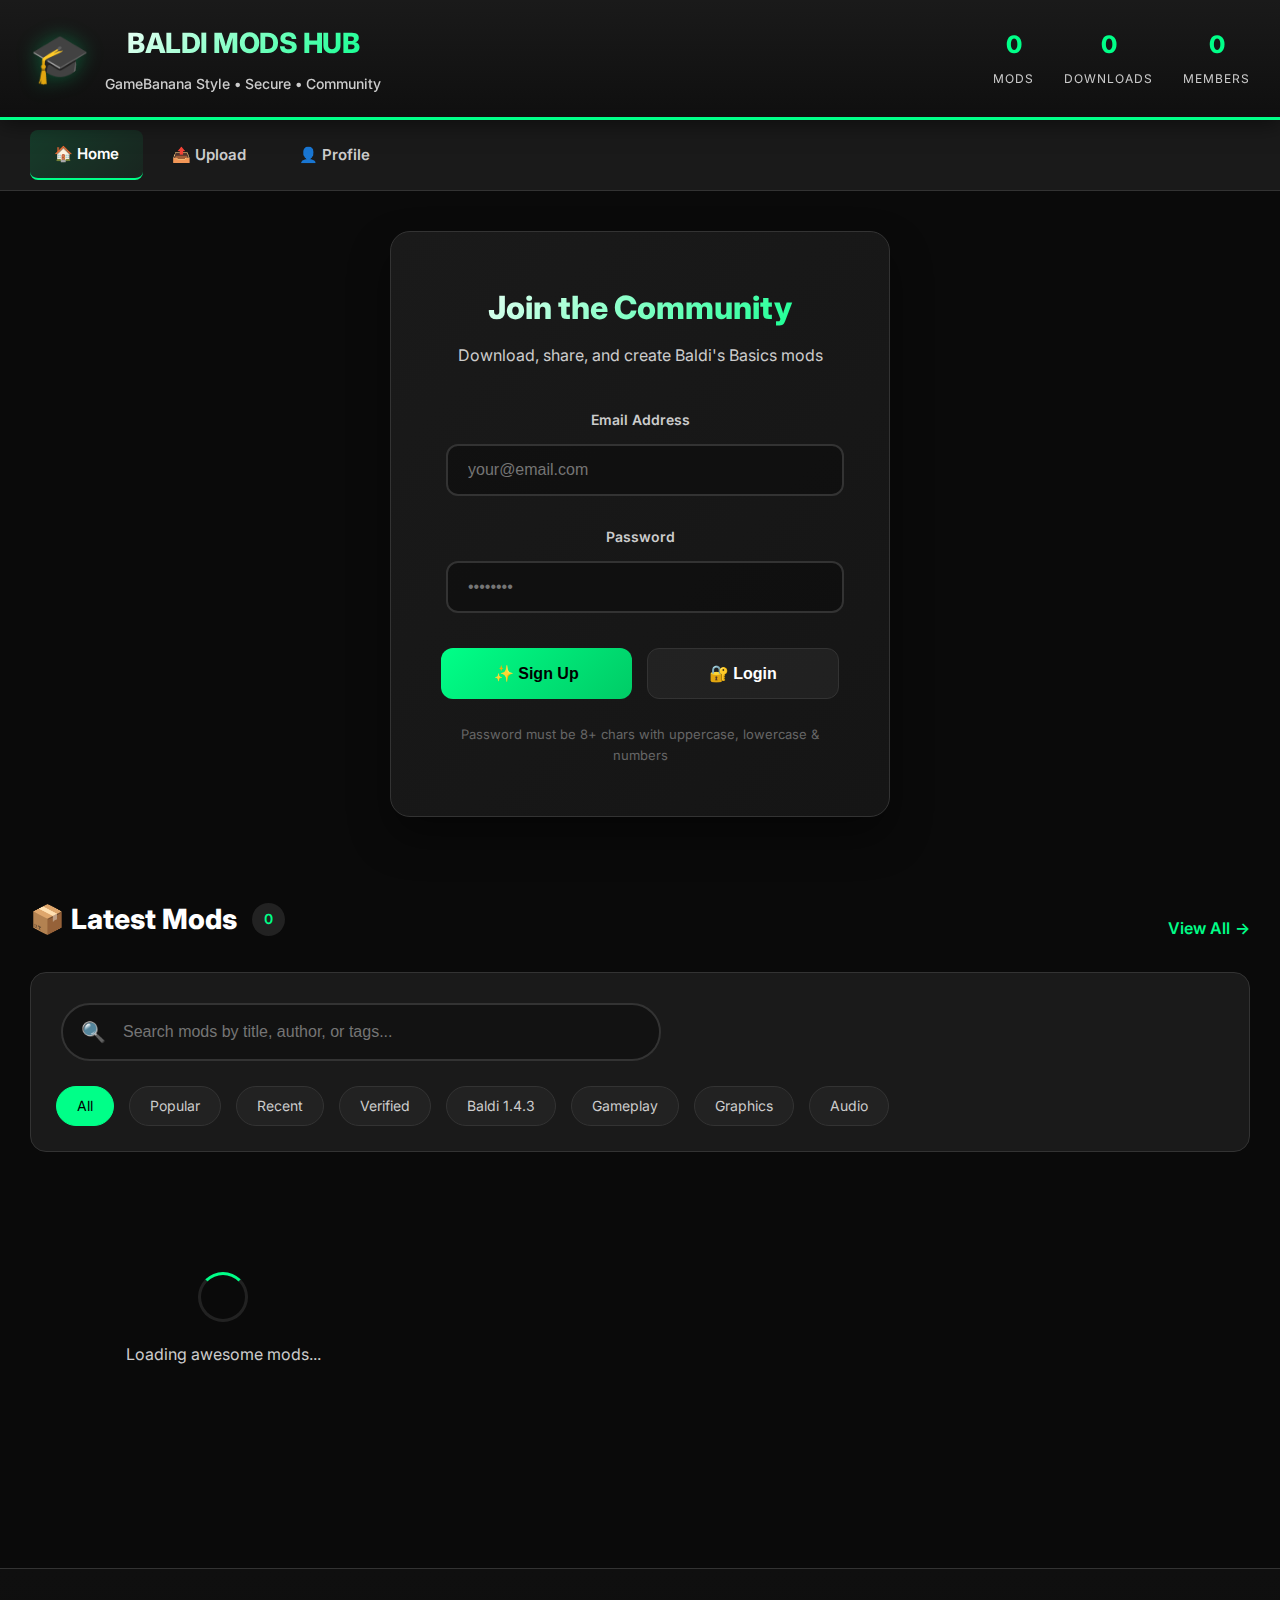
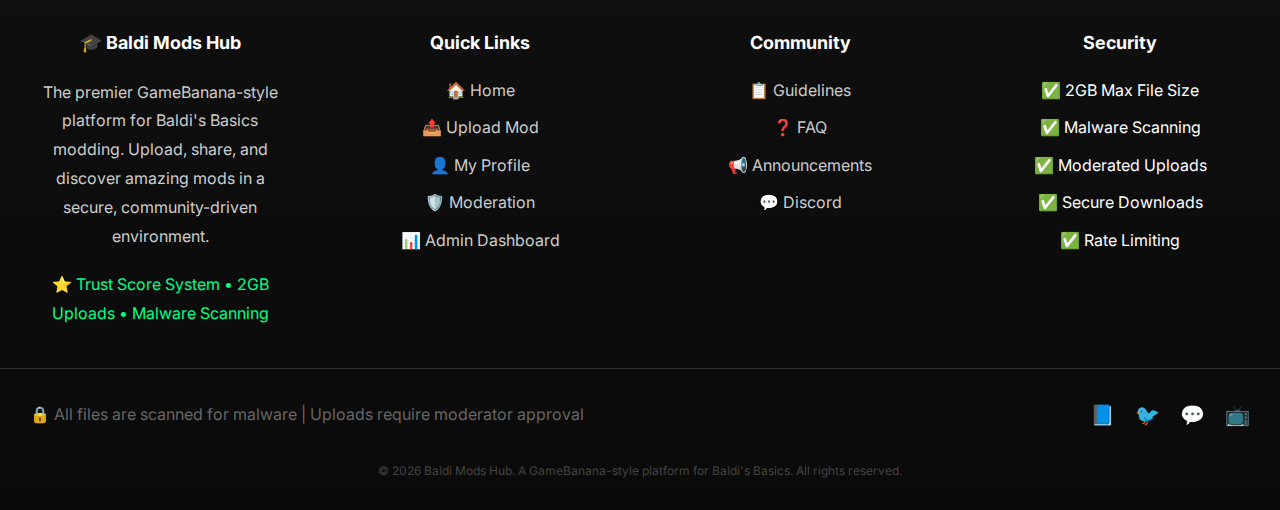
<file: index.html>
<!DOCTYPE html>
<html lang="en">
<head>
  <meta charset="UTF-8">
  <meta name="viewport" content="width=device-width, initial-scale=1.0">
  
  <!-- Security Headers -->
  <meta http-equiv="X-Content-Type-Options" content="nosniff">
  <meta http-equiv="Referrer-Policy" content="strict-origin-when-cross-origin">
  
  <title>Baldi Mods Hub - GameBanana Style Mod Platform</title>
  <meta name="description" content="Download and share Baldi's Basics mods - Secure, moderated, malware-scanned uploads">
  <meta name="keywords" content="Baldi, mods, Baldi's Basics, GameBanana, mod hosting">
  
  <!-- Open Graph / Social Media -->
  <meta property="og:title" content="Baldi Mods Hub">
  <meta property="og:description" content="GameBanana-style mod platform for Baldi's Basics">
  <meta property="og:type" content="website">
  <meta property="og:url" content="https://baldi-mods-site.vercel.app">
  <meta property="og:image" content="https://baldi-mods-site.vercel.app/og-image.png">
  
  <!-- Favicon -->
  <link rel="icon" href="data:image/svg+xml,<svg xmlns='http://www.w3.org/2000/svg' viewBox='0 0 100 100'><text y='.9em' font-size='90' fill='%2300ff88'>🎓</text></svg>">
  <link rel="apple-touch-icon" href="data:image/svg+xml,<svg xmlns='http://www.w3.org/2000/svg' viewBox='0 0 100 100'><text y='.9em' font-size='90' fill='%2300ff88'>🎓</text></svg>">
  
  <!-- Fonts -->
  <link href="https://fonts.googleapis.com/css2?family=Inter:wght@400;500;600;700;800&display=swap" rel="stylesheet">
  
  <!-- Stylesheets -->
  <link rel="stylesheet" href="style.css">
  
  <!-- Supabase Library -->
  <script src="js/supabase.min.js"></script>
  
  <!-- Config -->
  <script src="config.js"></script>
  
  <style>
    /* GameBanana Specific Styles - Enhanced */
    :root {
      --gb-primary: #00ff88;
      --gb-primary-dark: #00cc66;
      --gb-secondary: #ffaa00;
      --gb-danger: #ff4444;
      --gb-info: #2196f3;
      --gb-bg: #0a0a0a;
      --gb-bg-light: #1a1a1a;
      --gb-bg-lighter: #222;
      --gb-border: #333;
      --gb-text: #fff;
      --gb-text-muted: #ccc;
      --gb-text-dark: #666;
    }

    * {
      margin: 0;
      padding: 0;
      box-sizing: border-box;
    }

    body {
      background: var(--gb-bg);
      color: var(--gb-text);
      font-family: 'Inter', -apple-system, BlinkMacSystemFont, 'Segoe UI', Roboto, sans-serif;
      line-height: 1.6;
    }

    /* GameBanana Header */
    .gb-header {
      background: linear-gradient(180deg, #1a1a1a 0%, #0f0f0f 100%);
      border-bottom: 3px solid var(--gb-primary);
      padding: 20px 0;
      position: sticky;
      top: 0;
      z-index: 1000;
      box-shadow: 0 4px 20px rgba(0,0,0,0.5);
    }

    .gb-header-content {
      max-width: 1400px;
      margin: 0 auto;
      padding: 0 30px;
      display: flex;
      align-items: center;
      justify-content: space-between;
      flex-wrap: wrap;
      gap: 15px;
    }

    .gb-logo {
      display: flex;
      align-items: center;
      gap: 15px;
      flex-wrap: wrap;
    }

    .gb-logo-icon {
      font-size: 48px;
      filter: drop-shadow(0 0 10px rgba(0,255,136,0.3));
    }

    .gb-logo-text h1 {
      font-size: 28px;
      font-weight: 800;
      letter-spacing: -0.5px;
      background: linear-gradient(135deg, #fff 0%, #00ff88 100%);
      -webkit-background-clip: text;
      background-clip: text;
      -webkit-text-fill-color: transparent;
      margin-bottom: 5px;
    }

    .gb-logo-tagline {
      color: var(--gb-text-muted);
      font-size: 14px;
      font-weight: 500;
    }

    .gb-header-stats {
      display: flex;
      gap: 30px;
      flex-wrap: wrap;
    }

    .gb-header-stat {
      text-align: center;
    }

    .gb-header-stat-value {
      display: block;
      font-size: 24px;
      font-weight: 800;
      color: var(--gb-primary);
    }

    .gb-header-stat-label {
      font-size: 12px;
      color: var(--gb-text-muted);
      text-transform: uppercase;
      letter-spacing: 1px;
    }

    /* GameBanana Navigation */
    .gb-nav {
      background: var(--gb-bg-light);
      border-bottom: 1px solid var(--gb-border);
      padding: 0;
      position: sticky;
      top: 120px;
      z-index: 999;
    }

    .gb-nav-container {
      max-width: 1400px;
      margin: 0 auto;
      padding: 0 30px;
      display: flex;
      align-items: center;
      justify-content: space-between;
      flex-wrap: wrap;
      gap: 15px;
    }

    .gb-nav-links {
      display: flex;
      gap: 5px;
      padding: 10px 0;
      flex-wrap: wrap;
    }
    .gb-card.mod-card {
  display: flex;
  flex-direction: column;
  height: 100%;
}

.gb-card.mod-card > div:first-child {
  flex: 1;
}

    .gb-nav-item {
      color: var(--gb-text-muted);
      text-decoration: none;
      padding: 12px 24px;
      border-radius: 8px;
      font-weight: 600;
      font-size: 15px;
      transition: all 0.2s;
      display: flex;
      align-items: center;
      gap: 8px;
      white-space: nowrap;
    }

    .gb-nav-item:hover {
      color: var(--gb-text);
      background: rgba(255,255,255,0.05);
    }

    .gb-nav-item.active {
      color: var(--gb-text);
      background: linear-gradient(135deg, rgba(0,255,136,0.15) 0%, rgba(0,255,136,0.05) 100%);
      border-bottom: 2px solid var(--gb-primary);
    }

    .gb-nav-user {
      display: flex;
      align-items: center;
      gap: 20px;
      flex-wrap: wrap;
    }

    .gb-user-badge {
      display: flex;
      align-items: center;
      gap: 10px;
      padding: 8px 16px;
      background: rgba(255,255,255,0.05);
      border-radius: 30px;
    }

    .gb-user-avatar {
      width: 32px;
      height: 32px;
      background: linear-gradient(135deg, var(--gb-primary), var(--gb-primary-dark));
      border-radius: 50%;
      display: flex;
      align-items: center;
      justify-content: center;
      font-weight: 700;
      color: black;
    }

    .gb-user-info {
      display: flex;
      flex-direction: column;
    }

    .gb-user-name {
      font-size: 14px;
      font-weight: 600;
    }

    .gb-user-points {
      font-size: 12px;
      color: var(--gb-primary);
    }

    /* GameBanana Auth Modal Style */
    .gb-auth-container {
      max-width: 1400px;
      margin: 40px auto;
      padding: 0 30px;
    }

    .gb-auth-card {
      background: linear-gradient(135deg, #1a1a1a 0%, #151515 100%);
      border-radius: 20px;
      padding: 50px;
      border: 1px solid var(--gb-border);
      max-width: 500px;
      margin: 0 auto;
      box-shadow: 0 20px 40px rgba(0,0,0,0.4);
    }

    .gb-auth-header {
      text-align: center;
      margin-bottom: 40px;
    }

    .gb-auth-header h2 {
      font-size: 32px;
      font-weight: 800;
      margin-bottom: 10px;
      background: linear-gradient(135deg, #fff 0%, var(--gb-primary) 100%);
      -webkit-background-clip: text;
      background-clip: text;
      -webkit-text-fill-color: transparent;
    }

    .gb-auth-header p {
      color: var(--gb-text-muted);
    }

    .gb-form-group {
      margin-bottom: 25px;
    }

    .gb-form-group label {
      display: block;
      margin-bottom: 8px;
      font-weight: 600;
      font-size: 14px;
      color: var(--gb-text-muted);
    }

    .gb-form-group input {
      width: 100%;
      padding: 15px 20px;
      background: rgba(0,0,0,0.3);
      border: 2px solid var(--gb-border);
      border-radius: 12px;
      color: var(--gb-text);
      font-size: 16px;
      transition: all 0.2s;
    }

    .gb-form-group input:focus {
      outline: none;
      border-color: var(--gb-primary);
      background: rgba(0,255,136,0.05);
      box-shadow: 0 0 0 4px rgba(0,255,136,0.1);
    }

    .gb-auth-buttons {
      display: flex;
      gap: 15px;
      margin-top: 30px;
      flex-wrap: wrap;
    }

    .gb-btn {
      padding: 15px 30px;
      border: none;
      border-radius: 12px;
      font-weight: 700;
      font-size: 16px;
      cursor: pointer;
      transition: all 0.2s;
      flex: 1;
      display: flex;
      align-items: center;
      justify-content: center;
      gap: 10px;
      min-width: 150px;
    }

    .gb-btn-primary {
      background: linear-gradient(135deg, var(--gb-primary), var(--gb-primary-dark));
      color: black;
    }

    .gb-btn-primary:hover {
      transform: translateY(-2px);
      box-shadow: 0 10px 20px rgba(0,255,136,0.2);
    }

    .gb-btn-secondary {
      background: rgba(255,255,255,0.05);
      color: var(--gb-text);
      border: 1px solid var(--gb-border);
    }

    .gb-btn-secondary:hover {
      background: rgba(255,255,255,0.1);
    }

    /* GameBanana Main Content */
    .gb-main {
      max-width: 1400px;
      margin: 0 auto;
      padding: 40px 30px;
    }

    .gb-section-header {
      display: flex;
      justify-content: space-between;
      align-items: flex-end;
      margin-bottom: 30px;
      flex-wrap: wrap;
      gap: 15px;
    }

    .gb-section-title {
      display: flex;
      align-items: center;
      gap: 15px;
      flex-wrap: wrap;
    }

    .gb-section-title h2 {
      font-size: 28px;
      font-weight: 800;
      color: var(--gb-text);
    }

    .gb-section-title span {
      background: var(--gb-bg-lighter);
      padding: 5px 12px;
      border-radius: 30px;
      font-size: 14px;
      font-weight: 600;
      color: var(--gb-primary);
    }

    .gb-view-all {
      color: var(--gb-primary);
      text-decoration: none;
      font-weight: 600;
      display: flex;
      align-items: center;
      gap: 5px;
    }

    /* GameBanana Search */
    .gb-search-container {
      background: var(--gb-bg-light);
      border-radius: 16px;
      padding: 25px;
      margin-bottom: 40px;
      border: 1px solid var(--gb-border);
    }

    .gb-search-box {
      position: relative;
      max-width: 600px;
    }

    .gb-search-box input {
      width: 100%;
      padding: 18px 25px 18px 60px;
      background: rgba(0,0,0,0.3);
      border: 2px solid var(--gb-border);
      border-radius: 50px;
      color: var(--gb-text);
      font-size: 16px;
      transition: all 0.2s;
    }

    .gb-search-box input:focus {
      outline: none;
      border-color: var(--gb-primary);
      background: rgba(0,255,136,0.05);
    }

    .gb-search-icon {
      position: absolute;
      left: 25px;
      top: 50%;
      transform: translateY(-50%);
      color: var(--gb-text-muted);
      font-size: 20px;
    }

    .gb-search-filters {
      display: flex;
      gap: 15px;
      margin-top: 20px;
      flex-wrap: wrap;
    }

    .gb-filter-tag {
      padding: 8px 20px;
      background: var(--gb-bg-lighter);
      border: 1px solid var(--gb-border);
      border-radius: 30px;
      color: var(--gb-text-muted);
      font-size: 14px;
      cursor: pointer;
      transition: all 0.2s;
    }

    .gb-filter-tag:hover,
    .gb-filter-tag.active {
      background: var(--gb-primary);
      border-color: var(--gb-primary);
      color: black;
    }

    /* GameBanana Mod Grid - Responsive */
    .gb-mod-grid {
      display: grid;
      grid-template-columns: repeat(auto-fill, minmax(320px, 1fr));
      gap: 30px;
      margin-top: 30px;
      align-items: stretch; /* ensures all cards have equal height */
    }

    .gb-card.mod-card {
      display: flex;
      flex-direction: column;
      height: 100%;
      transition: transform 0.2s, border-color 0.2s;
    }

    .gb-card.mod-card:hover {
      transform: translateY(-5px);
      border-color: var(--gb-primary);
      box-shadow: 0 10px 20px rgba(0,255,136,0.15);
    }

    .gb-mod-image {
      width: 100%;
      height: 200px;
      background: linear-gradient(135deg, #222, #1a1a1a);
      display: flex;
      align-items: center;
      justify-content: center;
      font-size: 64px;
      border-bottom: 1px solid var(--gb-border);
    }

    .gb-mod-content {
      padding: 25px;
      flex: 1; /* pushes footer down */
    }

    .gb-mod-header {
      display: flex;
      flex-wrap: wrap;
      justify-content: space-between;
      align-items: flex-start;
      gap: 10px;
      margin-bottom: 15px;
    }

    .gb-mod-title {
      font-size: 20px;
      font-weight: 700;
      color: var(--gb-text);
      text-decoration: none;
      transition: color 0.2s;
      word-break: break-word;
    }

    .gb-mod-title:hover {
      color: var(--gb-primary);
    }

    .gb-mod-badges {
      display: flex;
      gap: 8px;
      flex-wrap: wrap;
    }

    .gb-badge {
      padding: 4px 12px;
      border-radius: 30px;
      font-size: 12px;
      font-weight: 600;
      background: var(--gb-bg-lighter);
      color: var(--gb-text-muted);
      white-space: nowrap;
    }

    .gb-badge.verified {
      background: var(--gb-primary);
      color: black;
    }

    .gb-badge.hot {
      background: #ff4444;
      color: white;
    }

    .gb-mod-meta {
      display: flex;
      flex-wrap: wrap;
      gap: 20px;
      margin-bottom: 20px;
      font-size: 14px;
      color: var(--gb-text-muted);
    }

    .gb-mod-meta span {
      display: flex;
      align-items: center;
      gap: 5px;
    }

    .gb-mod-description {
      color: var(--gb-text-muted);
      margin-bottom: 20px;
      line-height: 1.6;
      font-size: 14px;
      word-break: break-word;
    }

    .gb-mod-footer {
      display: flex;
      flex-wrap: wrap;
      justify-content: space-between;
      align-items: center;
      gap: 15px;
      margin-top: 20px;
      padding-top: 20px;
      border-top: 1px solid var(--gb-border);
    }

    .gb-mod-stats {
      display: flex;
      flex-wrap: wrap;
      gap: 15px;
    }

    .gb-mod-stat {
      display: flex;
      align-items: center;
      gap: 5px;
      color: var(--gb-primary);
      font-weight: 600;
      white-space: nowrap;
    }

    .gb-mod-actions {
      display: flex;
      flex-wrap: wrap;
      gap: 10px;
    }

    .gb-mod-btn {
      padding: 10px 20px;
      border-radius: 10px;
      font-weight: 600;
      font-size: 14px;
      text-decoration: none;
      transition: all 0.2s;
      display: flex;
      align-items: center;
      gap: 8px;
      white-space: nowrap;
    }

    .gb-mod-btn-primary {
      background: linear-gradient(135deg, var(--gb-primary), var(--gb-primary-dark));
      color: black;
    }

    .gb-mod-btn-primary:hover {
      transform: translateY(-2px);
      box-shadow: 0 5px 15px rgba(0,255,136,0.3);
    }

    .gb-mod-btn-secondary {
      background: transparent;
      border: 1px solid var(--gb-border);
      color: var(--gb-text-muted);
    }

    .gb-mod-btn-secondary:hover {
      border-color: var(--gb-primary);
      color: var(--gb-primary);
    }

    /* GameBanana Footer */
    .gb-footer {
      background: linear-gradient(180deg, #0f0f0f 0%, #0a0a0a 100%);
      border-top: 1px solid var(--gb-border);
      margin-top: 80px;
      padding: 60px 0 30px;
    }

    .gb-footer-content {
      max-width: 1400px;
      margin: 0 auto;
      padding: 0 30px;
      display: grid;
      grid-template-columns: repeat(auto-fit, minmax(250px, 1fr));
      gap: 60px;
    }

    .gb-footer-section h3 {
      color: var(--gb-text);
      font-size: 18px;
      font-weight: 700;
      margin-bottom: 20px;
    }

    .gb-footer-section p {
      color: var(--gb-text-muted);
      line-height: 1.8;
    }

    .gb-footer-section ul {
      list-style: none;
      padding: 0;
    }

    .gb-footer-section ul li {
      margin-bottom: 12px;
    }

    .gb-footer-section ul li a {
      color: var(--gb-text-muted);
      text-decoration: none;
      transition: color 0.2s;
    }

    .gb-footer-section ul li a:hover {
      color: var(--gb-primary);
    }

    .gb-footer-bottom {
      max-width: 1400px;
      margin: 40px auto 0;
      padding: 30px 30px 0;
      border-top: 1px solid var(--gb-border);
      display: flex;
      flex-wrap: wrap;
      justify-content: space-between;
      align-items: center;
      gap: 20px;
      color: var(--gb-text-dark);
    }

    .gb-social-links {
      display: flex;
      gap: 20px;
      flex-wrap: wrap;
    }

    .gb-social-link {
      color: var(--gb-text-muted);
      text-decoration: none;
      font-size: 20px;
      transition: color 0.2s;
    }

    .gb-social-link:hover {
      color: var(--gb-primary);
    }

    /* Loading States */
    .gb-loading {
      display: flex;
      flex-direction: column;
      align-items: center;
      justify-content: center;
      padding: 80px;
      color: var(--gb-text-muted);
    }

    .gb-loading-spinner {
      width: 50px;
      height: 50px;
      border: 3px solid rgba(255,255,255,0.1);
      border-top-color: var(--gb-primary);
      border-radius: 50%;
      animation: spin 0.8s linear infinite;
      margin-bottom: 20px;
    }

    @keyframes spin {
      to { transform: rotate(360deg); }
    }

    /* Responsive improvements */
    @media (max-width: 992px) {
      .gb-header-content {
        flex-direction: column;
        text-align: center;
      }
      .gb-nav-links {
        justify-content: center;
      }
    }

    @media (max-width: 768px) {
      .gb-mod-grid {
        grid-template-columns: 1fr;
      }
      .gb-mod-footer {
        flex-direction: column;
        align-items: stretch;
      }
      .gb-mod-actions {
        justify-content: center;
      }
      .gb-auth-buttons {
        flex-direction: column;
      }
      .gb-footer-bottom {
        flex-direction: column;
        text-align: center;
      }
      .gb-mod-meta-grid {
        grid-template-columns: 1fr 1fr;
      }
      .gb-btn-large,
      .gb-btn {
        width: 100%;
        justify-content: center;
      }
    }

    @media (max-width: 480px) {
      .gb-mod-meta-grid {
        grid-template-columns: 1fr;
      }
      .gb-screenshot-grid {
        grid-template-columns: repeat(auto-fill, minmax(120px, 1fr));
      }
      .gb-stat-card {
        flex-direction: column;
        text-align: center;
      }
    }
  </style>
</head>
<body>
  <!-- GameBanana Style Header -->
  <header class="gb-header">
    <div class="gb-header-content">
      <div class="gb-logo">
        <span class="gb-logo-icon">🎓</span>
        <div class="gb-logo-text">
          <h1>BALDI MODS HUB</h1>
          <span class="gb-logo-tagline">GameBanana Style • Secure • Community</span>
        </div>
      </div>
      
      <div class="gb-header-stats">
        <div class="gb-header-stat">
          <span class="gb-header-stat-value" id="headerTotalMods">0</span>
          <span class="gb-header-stat-label">Mods</span>
        </div>
        <div class="gb-header-stat">
          <span class="gb-header-stat-value" id="headerTotalDownloads">0</span>
          <span class="gb-header-stat-label">Downloads</span>
        </div>
        <div class="gb-header-stat">
          <span class="gb-header-stat-value" id="headerTotalUsers">0</span>
          <span class="gb-header-stat-label">Members</span>
        </div>
      </div>
    </div>
  </header>

  <!-- GameBanana Style Navigation -->
  <nav class="gb-nav" id="main-nav">
    <div class="gb-nav-container">
      <div class="gb-nav-links">
        <a href="index.html" class="gb-nav-item active">🏠 Home</a>
        <a href="upload.html" class="gb-nav-item" id="nav-upload">📤 Upload</a>
        <a href="profile.html" class="gb-nav-item" id="nav-profile">👤 Profile</a>
        <a href="admin.html" class="gb-nav-item" id="nav-admin" style="display: none;">🛡️ Moderation</a>
        <a href="admin-dashboard.html" class="gb-nav-item" id="nav-dashboard" style="display: none;">📊 Dashboard</a>
      </div>
      
      <div class="gb-nav-user" id="user-section" style="display: none;">
        <div class="gb-user-badge">
          <div class="gb-user-avatar" id="userAvatar">?</div>
          <div class="gb-user-info">
            <span class="gb-user-name" id="userDisplayName"></span>
            <span class="gb-user-points" id="userTrustScore">⭐ 0</span>
          </div>
        </div>
        <button onclick="logout()" class="gb-btn gb-btn-secondary" style="padding: 10px 20px;">
          🚪 Logout
        </button>
      </div>
    </div>
  </nav>

  <!-- GameBanana Style Auth Card (shown when logged out) -->
  <div class="gb-auth-container" id="auth-section">
    <div class="gb-auth-card">
      <div class="gb-auth-header">
        <h2>Join the Community</h2>
        <p>Download, share, and create Baldi's Basics mods</p>
      </div>
      
      <div class="gb-form-group">
        <label>Email Address</label>
        <input type="email" id="email" placeholder="your@email.com" autocomplete="email">
      </div>
      
      <div class="gb-form-group">
        <label>Password</label>
        <input type="password" id="password" placeholder="••••••••" autocomplete="current-password">
      </div>
      
      <div class="gb-auth-buttons">
        <button onclick="signUp()" class="gb-btn gb-btn-primary">✨ Sign Up</button>
        <button onclick="signIn()" class="gb-btn gb-btn-secondary">🔐 Login</button>
      </div>
      
      <p style="text-align: center; margin-top: 25px; color: #666; font-size: 13px;">
        Password must be 8+ chars with uppercase, lowercase & numbers
      </p>
    </div>
  </div>

  <!-- GameBanana Style Main Content -->
  <main class="gb-main">
    <div class="gb-section-header">
      <div class="gb-section-title">
        <h2>📦 Latest Mods</h2>
        <span id="modCount">0</span>
      </div>
      <div class="gb-view-all">
        <span>View All</span>
        <span>→</span>
      </div>
    </div>

    <!-- GameBanana Style Search -->
    <div class="gb-search-container">
      <div class="gb-search-box">
        <span class="gb-search-icon">🔍</span>
        <input
          id="search"
          type="search"
          placeholder="Search mods by title, author, or tags..."
          oninput="loadMods()"
          aria-label="Search mods"
        >
      </div>
      
      <div class="gb-search-filters">
        <span class="gb-filter-tag active">All</span>
        <span class="gb-filter-tag">Popular</span>
        <span class="gb-filter-tag">Recent</span>
        <span class="gb-filter-tag">Verified</span>
        <span class="gb-filter-tag">Baldi 1.4.3</span>
        <span class="gb-filter-tag">Gameplay</span>
        <span class="gb-filter-tag">Graphics</span>
        <span class="gb-filter-tag">Audio</span>
      </div>
    </div>

    <!-- GameBanana Style Mod Grid -->
    <div id="mods" class="gb-mod-grid">
      <div class="gb-loading">
        <div class="gb-loading-spinner"></div>
        <p>Loading awesome mods...</p>
      </div>
    </div>
  </main>

  <!-- GameBanana Style Footer -->
  <footer class="gb-footer">
    <div class="gb-footer-content">
      <div class="gb-footer-section">
        <h3>🎓 Baldi Mods Hub</h3>
        <p>The premier GameBanana-style platform for Baldi's Basics modding. Upload, share, and discover amazing mods in a secure, community-driven environment.</p>
        <p style="margin-top: 20px; color: #00ff88;">⭐ Trust Score System • 2GB Uploads • Malware Scanning</p>
      </div>
      
      <div class="gb-footer-section">
        <h3>Quick Links</h3>
        <ul>
          <li><a href="index.html">🏠 Home</a></li>
          <li><a href="upload.html">📤 Upload Mod</a></li>
          <li><a href="profile.html">👤 My Profile</a></li>
          <li><a href="admin.html">🛡️ Moderation</a></li>
          <li><a href="admin-dashboard.html">📊 Admin Dashboard</a></li>
        </ul>
      </div>
      
      <div class="gb-footer-section">
        <h3>Community</h3>
        <ul>
          <li><a href="#">📋 Guidelines</a></li>
          <li><a href="#">❓ FAQ</a></li>
          <li><a href="https://discord.gg/c6KdfhEAM5">📢 Announcements</a></li>
          <li><a href="https://discord.gg/c6KdfhEAM5">💬 Discord</a></li>
        </ul>
      </div>
      
      <div class="gb-footer-section">
        <h3>Security</h3>
        <ul>
          <li><span style="color: #00ff88;">✅</span> 2GB Max File Size</li>
          <li><span style="color: #00ff88;">✅</span> Malware Scanning</li>
          <li><span style="color: #00ff88;">✅</span> Moderated Uploads</li>
          <li><span style="color: #00ff88;">✅</span> Secure Downloads</li>
          <li><span style="color: #00ff88;">✅</span> Rate Limiting</li>
        </ul>
      </div>
    </div>
    
    <div class="gb-footer-bottom">
      <p>🔒 All files are scanned for malware | Uploads require moderator approval</p>
      <div class="gb-social-links">
        <a href="#" class="gb-social-link">📘</a>
        <a href="#" class="gb-social-link">🐦</a>
        <a href="#" class="gb-social-link">💬</a>
        <a href="#" class="gb-social-link">📺</a>
      </div>
    </div>
    
    <div style="text-align: center; margin-top: 30px; color: #444; font-size: 12px;">
      <p>© 2026 Baldi Mods Hub. A GameBanana-style platform for Baldi's Basics. All rights reserved.</p>
    </div>
  </footer>

<script src="script.js"></script>
<script>
async function waitForSupabase(maxAttempts = 30) {
  for (let i = 0; i < maxAttempts; i++) {
    if (typeof window.supabaseClient !== 'undefined' && 
        typeof window.supabaseClient.from === 'function') {
      return true;
    }
    await new Promise(resolve => setTimeout(resolve, 100));
  }
  return false;
}

async function loadHeaderStats() {
  try {
    if (!await waitForSupabase()) {
      setTimeout(loadHeaderStats, 1000);
      return;
    }
    const { count: modCount } = await window.supabaseClient
      .from('mods2')
      .select('*', { count: 'exact', head: true })
      .eq('approved', true);
      
    const { count: userCount } = await window.supabaseClient
      .from('profiles')
      .select('*', { count: 'exact', head: true });
      
    const { data: mods } = await window.supabaseClient
      .from('mods2')
      .select('download_count');
          
    const downloadCount = mods?.reduce((sum, m) => sum + (m.download_count || 0), 0) || 0;
    
    document.getElementById('headerTotalMods').textContent = modCount || 0;
    document.getElementById('headerTotalUsers').textContent = userCount || 0;
    document.getElementById('headerTotalDownloads').textContent = downloadCount.toLocaleString();
    document.getElementById('modCount').textContent = modCount || 0;
        
  } catch (err) {
    console.error('Failed to load stats:', err);
    setTimeout(loadHeaderStats, 2000);
  }
}

document.addEventListener('DOMContentLoaded', async function() {
  if (await waitForSupabase()) {
    setTimeout(() => {
      if (typeof window.checkAuthState === 'function') window.checkAuthState();
      if (typeof window.loadMods === 'function') window.loadMods();
      loadHeaderStats();
    }, 200);
  } else {
    console.error('Supabase failed to initialize after multiple attempts');
  }
});
</script>
</body>
</html>
</file>
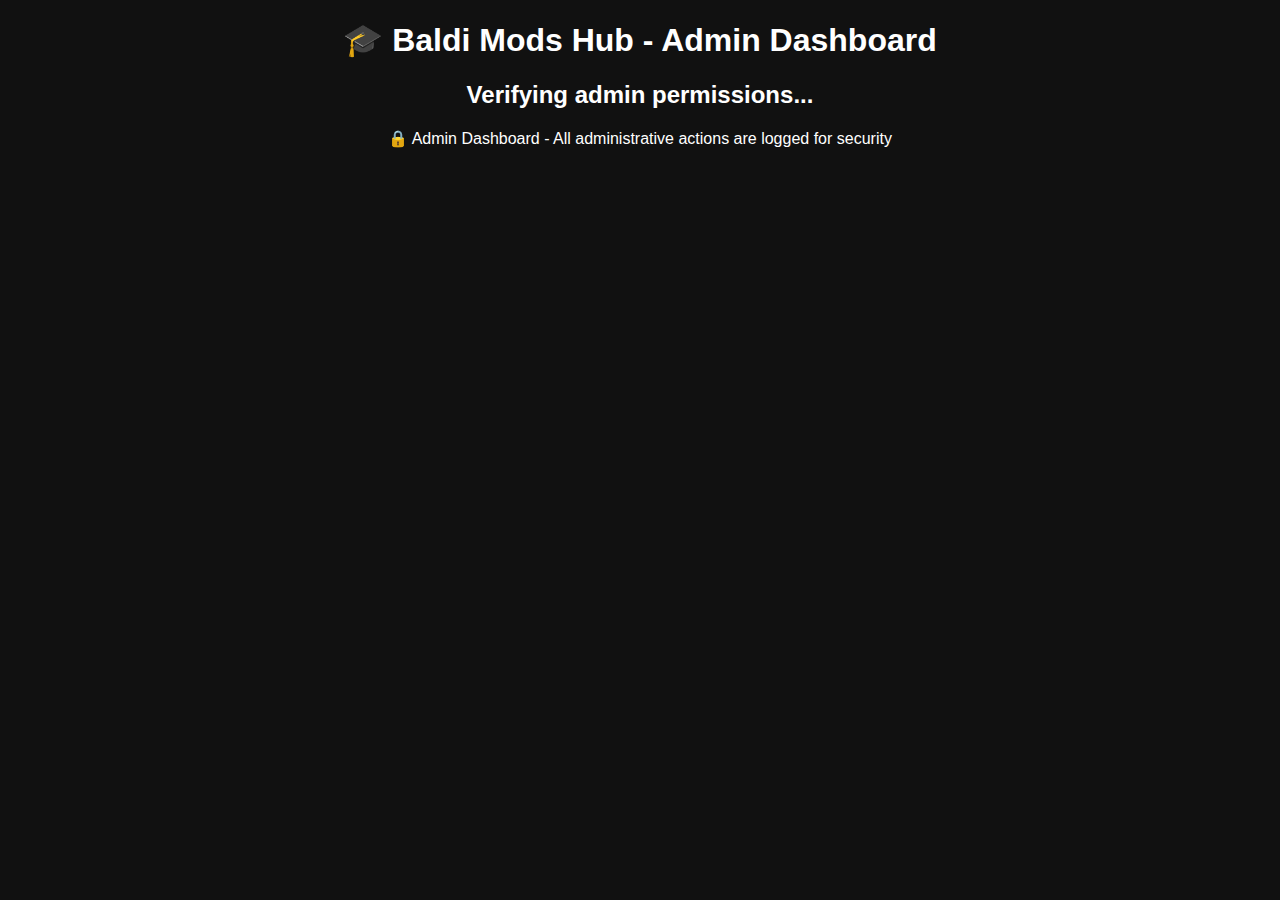
<file: admin-dashboard.html>
<!DOCTYPE html>
<html lang="en">
<head>
  <meta charset="UTF-8">
  <meta name="viewport" content="width=device-width, initial-scale=1.0">
  <title>Admin Dashboard - Baldi Mods Hub</title>
  <link rel="stylesheet" href="style.css">
  <script src="js/supabase.min.js"></script>
  <script src="config.js"></script>
  <style>
    /* Admin Dashboard Styles - Already in your file */
    /* Keep all your existing admin dashboard styles */
  </style>
</head>
<body>
  <header>
    <div class="header-content">
      <h1>🎓 Baldi Mods Hub - Admin Dashboard</h1>
      <nav id="main-nav" class="main-nav">
        <!-- Filled by JavaScript -->
      </nav>
    </div>
  </header>

  <main class="dashboard-container">
    <div id="loading" class="loading">
      <h2>Verifying admin permissions...</h2>
    </div>
    
    <div id="content" style="display: none;">
      <div class="admin-nav">
        <a href="#stats" onclick="document.getElementById('stats').scrollIntoView({behavior: 'smooth'})">📊 Statistics</a>
        <a href="#flagged" onclick="document.getElementById('flagged').scrollIntoView({behavior: 'smooth'})">🚨 Flagged Mods</a>
        <a href="#riskyUsers" onclick="document.getElementById('riskyUsers').scrollIntoView({behavior: 'smooth'})">👥 Risky Users</a>
        <a href="#quarantineMods" onclick="document.getElementById('quarantineMods').scrollIntoView({behavior: 'smooth'})">☣️ Quarantine</a>
      </div>

      <h1>🛡 Admin Dashboard</h1>
      <div class="admin-warning">
        ⚠️ This area is restricted to administrators only. All actions are logged and monitored.
      </div>

      <div id="stats" class="dashboard-section">
        <h2>📊 System Statistics</h2>
        <div id="stats"></div>
      </div>

      <div id="flagged" class="dashboard-section">
        <h2>🚨 Flagged Mods (High Risk)</h2>
        <div id="flagged"></div>
      </div>

      <div id="riskyUsers" class="dashboard-section">
        <h2>👥 Risky Users</h2>
        <div id="riskyUsers"></div>
      </div>

      <div id="quarantineMods" class="dashboard-section">
        <h2>☣️ Quarantined Mods</h2>
        <div id="quarantineMods"></div>
      </div>
    </div>
  </main>

  <footer>
    <p>🔒 Admin Dashboard - All administrative actions are logged for security</p>
  </footer>

<script src="script.js"></script>
<script>
  // Wait for supabase to be initialized
  (async function() {
    const waitForSupabase = async (maxAttempts = 30) => {
      for (let i = 0; i < maxAttempts; i++) {
        if (typeof window.supabaseClient !== 'undefined') {
          return true;
        }
        await new Promise(resolve => setTimeout(resolve, 100));
      }
      return false;
    };

    await waitForSupabase();

    const admin = await window.isAdmin?.();

    if (!admin) {
      if (typeof window.showNotification === 'function') {
        window.showNotification('Access denied. Administrator privileges required.', 'error');
      }
      setTimeout(() => {
        window.location.href = 'index.html';
      }, 2000);
      return;
    }

    // User is admin, show content
    document.getElementById('loading').style.display = 'none';
    document.getElementById('content').style.display = 'block';

    // Load admin dashboard data
    if (typeof loadAdminStats === 'function') loadAdminStats();
    if (typeof loadFlaggedMods === 'function') loadFlaggedMods();
    if (typeof loadRiskUsers === 'function') loadRiskUsers();
    if (typeof loadQuarantineMods === 'function') loadQuarantineMods();
  })();
</script>
</body>
</html>
</file>
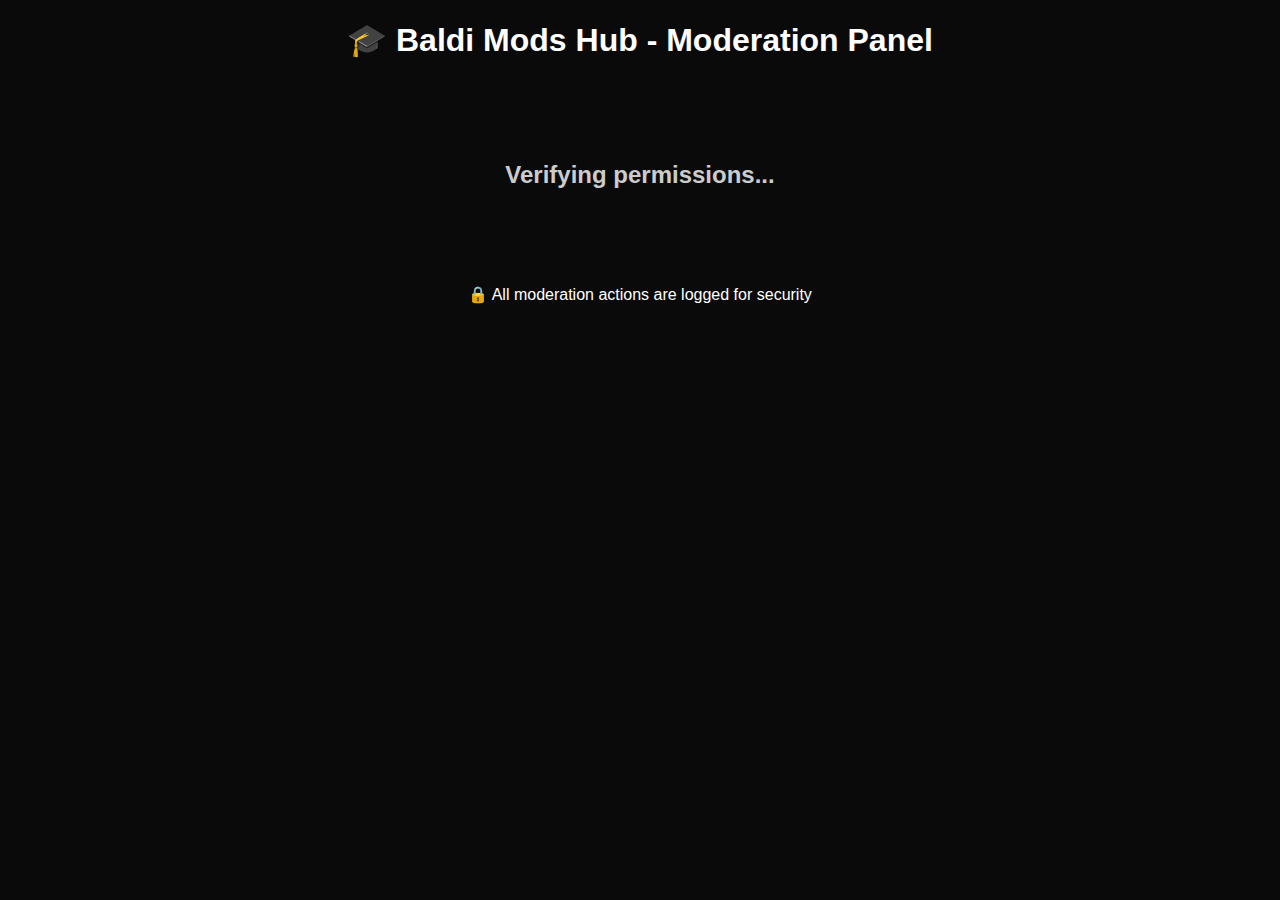
<file: admin.html>
<!DOCTYPE html>
<html>
<head>
  <meta charset="UTF-8">
  <meta name="viewport" content="width=device-width, initial-scale=1.0">
  <title>Moderation Panel - Baldi Mods Hub</title>
  <link rel="stylesheet" href="style.css">
  <script src="js/supabase.min.js"></script>
  <script src="config.js"></script>
  <style>
    /* Moderation Panel Styles */
    body {
      background: #0a0a0a;
    }
    
    .moderation-container {
      max-width: 1200px;
      margin: 0 auto;
      padding: 20px;
    }
    
    .admin-warning {
      background: #332200;
      border-left: 4px solid #ffaa00;
      padding: 15px;
      border-radius: 5px;
      margin-bottom: 30px;
      color: #ffaa00;
    }
    
    .mod-section {
      background: #1a1a1a;
      padding: 25px;
      border-radius: 10px;
      margin-bottom: 30px;
      border: 1px solid #333;
    }
    
    .mod-section h2 {
      margin-top: 0;
      margin-bottom: 20px;
      color: #00ff88;
      border-bottom: 1px solid #333;
      padding-bottom: 15px;
    }
    
    .mod-review-card {
      background: #222;
      padding: 25px;
      margin-bottom: 25px;
      border-radius: 8px;
      border: 1px solid #333;
    }
    
    .review-header {
      display: flex;
      justify-content: space-between;
      align-items: center;
      margin-bottom: 20px;
    }
    
    .review-header h3 {
      margin: 0;
      color: #fff;
      font-size: 20px;
    }
    
    .mod-version {
      background: #333;
      padding: 6px 12px;
      border-radius: 20px;
      color: #00ff88;
      font-size: 12px;
      font-weight: bold;
    }
    
    .review-details {
      display: grid;
      grid-template-columns: repeat(auto-fit, minmax(200px, 1fr));
      gap: 20px;
      margin-bottom: 20px;
      padding: 20px;
      background: #1a1a1a;
      border-radius: 8px;
    }
    
    .review-details p {
      margin: 0;
      color: #ccc;
    }
    
    .review-details strong {
      color: #fff;
      display: block;
      margin-bottom: 5px;
    }
    
    .review-description {
      margin-bottom: 20px;
      padding: 20px;
      background: #1a1a1a;
      border-radius: 8px;
    }
    
    .review-description strong {
      color: #fff;
      display: block;
      margin-bottom: 10px;
    }
    
    .review-description p {
      color: #ccc;
      margin: 0;
      line-height: 1.6;
    }
    
    .review-scan {
      margin-bottom: 20px;
      padding: 20px;
      background: #332200;
      border-left: 4px solid #ffaa00;
      border-radius: 4px;
    }
    
    .review-scan strong {
      color: #ffaa00;
      display: block;
      margin-bottom: 10px;
    }
    
    .review-scan p {
      color: #fff;
      margin: 0;
    }
    
    .review-actions {
      display: flex;
      gap: 15px;
      justify-content: flex-end;
      flex-wrap: wrap;
    }
    
    .btn-approve {
      background: #00ff88;
      color: #000;
      padding: 12px 24px;
      border: none;
      border-radius: 5px;
      cursor: pointer;
      font-size: 14px;
      font-weight: bold;
    }
    
    .btn-approve:hover {
      background: #00cc66;
    }
    
    .btn-reject {
      background: #ff4444;
      color: white;
      padding: 12px 24px;
      border: none;
      border-radius: 5px;
      cursor: pointer;
      font-size: 14px;
      font-weight: bold;
    }
    
    .btn-reject:hover {
      background: #ff6666;
    }
    
    .btn-quarantine {
      background: #ffaa00;
      color: #000;
      padding: 12px 24px;
      border: none;
      border-radius: 5px;
      cursor: pointer;
      font-size: 14px;
      font-weight: bold;
    }
    
    .btn-quarantine:hover {
      background: #ffbb33;
    }
    
    .risk-high {
      color: #ff4444;
      font-weight: bold;
    }
    
    .risk-medium {
      color: #ffaa00;
      font-weight: bold;
    }
    
    .risk-low {
      color: #00ff88;
      font-weight: bold;
    }
    
    .mod-nav {
      display: flex;
      gap: 15px;
      margin-bottom: 30px;
      padding: 15px;
      background: #1a1a1a;
      border-radius: 8px;
      flex-wrap: wrap;
    }
    
    .mod-nav a {
      color: #fff;
      text-decoration: none;
      padding: 10px 20px;
      border-radius: 5px;
      background: #222;
    }
    
    .mod-nav a:hover {
      background: #333;
    }
    
    .no-results {
      text-align: center;
      color: #ccc;
      padding: 40px;
      background: #1a1a1a;
      border-radius: 8px;
    }
    
    .error {
      text-align: center;
      color: #ff4444;
      padding: 40px;
      background: #1a1a1a;
      border-radius: 8px;
    }
    
    .loading {
      text-align: center;
      color: #ccc;
      padding: 40px;
    }
  </style>
</head>
<body>
  <header>
    <div class="header-content">
      <h1>🎓 Baldi Mods Hub - Moderation Panel</h1>
      <nav id="main-nav" class="main-nav">
        <!-- Filled by JavaScript -->
      </nav>
    </div>
  </header>

  <main class="moderation-container">
    <div id="loading" class="loading">
      <h2>Verifying permissions...</h2>
    </div>
    
    <div id="content" style="display: none;">
      <div class="mod-nav">
        <a href="#pending" onclick="document.getElementById('pending').scrollIntoView({behavior: 'smooth'})">⏳ Pending Mods</a>
        <a href="#reported" onclick="document.getElementById('reported').scrollIntoView({behavior: 'smooth'})">🚩 Reported Mods</a>
      </div>

      <h1>🛡 Moderation Panel</h1>
      <div class="admin-warning">
        ⚠️ This area is restricted to moderators and administrators. All actions are logged.
      </div>

      <div id="pending" class="mod-section">
        <h2>⏳ Pending Mods (Awaiting Review)</h2>
        <div id="pendingMods"></div>
      </div>

      <div id="reported" class="mod-section">
        <h2>🚩 Reported Mods</h2>
        <div id="reportedMods"></div>
      </div>
    </div>
  </main>

  <footer>
    <p>🔒 All moderation actions are logged for security</p>
  </footer>

<script src="script.js"></script>
<script>
  // Wait for supabase to be initialized
  (async function() {
    const waitForSupabase = async (maxAttempts = 30) => {
      for (let i = 0; i < maxAttempts; i++) {
        if (typeof window.supabaseClient !== 'undefined') {
          return true;
        }
        await new Promise(resolve => setTimeout(resolve, 100));
      }
      return false;
    };

    await waitForSupabase();

    const isMod = await window.isModerator?.();

    if (!isMod) {
      if (typeof window.showNotification === 'function') {
        window.showNotification('Access denied. Moderator privileges required.', 'error');
      }
      setTimeout(() => {
        window.location.href = 'index.html';
      }, 2000);
      return;
    }

    // User is authorized, show content
    document.getElementById('loading').style.display = 'none';
    document.getElementById('content').style.display = 'block';

    // Load moderation data
    if (typeof loadPendingMods === 'function') loadPendingMods();
    if (typeof loadReportedMods === 'function') loadReportedMods();
  })();
</script>
</body>
</html>
</file>
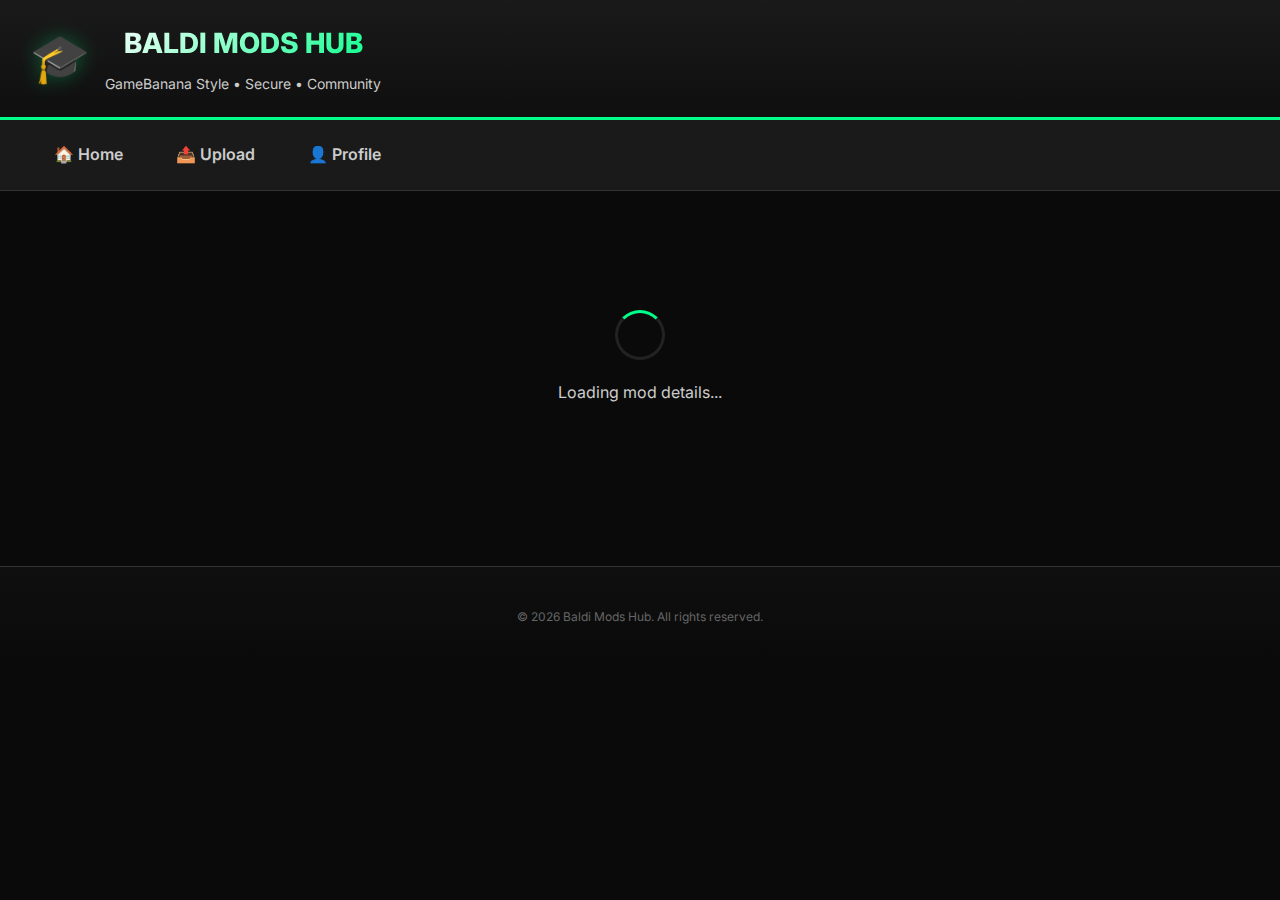
<file: mod.html>
<!DOCTYPE html>
<html lang="en">
<head>
  <meta charset="UTF-8">
  <meta name="viewport" content="width=device-width, initial-scale=1.0">
  <meta http-equiv="X-Content-Type-Options" content="nosniff">
  <meta http-equiv="Referrer-Policy" content="strict-origin-when-cross-origin">
  <title>Mod Details - Baldi Mods Hub</title>
  <link rel="icon" href="data:image/svg+xml,<svg xmlns='http://www.w3.org/2000/svg' viewBox='0 0 100 100'><text y='.9em' font-size='90' fill='%2300ff88'>🎓</text></svg>">
  <link href="https://fonts.googleapis.com/css2?family=Inter:wght@400;500;600;700;800&display=swap" rel="stylesheet">
  <link rel="stylesheet" href="style.css">
  <script src="js/supabase.min.js"></script>
  <script src="config.js"></script>
  <style>
    :root {
      --gb-primary: #00ff88;
      --gb-primary-dark: #00cc66;
      --gb-secondary: #ffaa00;
      --gb-danger: #ff4444;
      --gb-info: #2196f3;
      --gb-bg: #0a0a0a;
      --gb-bg-light: #1a1a1a;
      --gb-bg-lighter: #222;
      --gb-border: #333;
      --gb-text: #fff;
      --gb-text-muted: #ccc;
      --gb-text-dark: #666;
    }

    * {
      margin: 0;
      padding: 0;
      box-sizing: border-box;
    }

    body {
      background: var(--gb-bg);
      color: var(--gb-text);
      font-family: 'Inter', sans-serif;
      line-height: 1.6;
    }

    /* Header & Nav */
    .gb-header { background: linear-gradient(180deg, #1a1a1a 0%, #0f0f0f 100%); border-bottom: 3px solid var(--gb-primary); padding: 20px 0; position: sticky; top: 0; z-index: 1000; }
    .gb-header-content { max-width: 1400px; margin: 0 auto; padding: 0 30px; display: flex; align-items: center; justify-content: space-between; flex-wrap: wrap; gap: 15px; }
    .gb-logo { display: flex; align-items: center; gap: 15px; }
    .gb-logo-icon { font-size: 48px; filter: drop-shadow(0 0 10px rgba(0,255,136,0.3)); }
    .gb-logo-text h1 { font-size: 28px; font-weight: 800; background: linear-gradient(135deg, #fff 0%, #00ff88 100%); -webkit-background-clip: text; background-clip: text; -webkit-text-fill-color: transparent; margin-bottom: 5px; }
    .gb-logo-tagline { color: var(--gb-text-muted); font-size: 14px; }
    .gb-nav { background: var(--gb-bg-light); border-bottom: 1px solid var(--gb-border); padding: 0; position: sticky; top: 120px; z-index: 999; }
    .gb-nav-container { max-width: 1400px; margin: 0 auto; padding: 0 30px; display: flex; align-items: center; justify-content: space-between; flex-wrap: wrap; gap: 15px; }
    .gb-nav-links { display: flex; gap: 5px; flex-wrap: wrap; padding: 10px 0; }
    .gb-nav-item { color: var(--gb-text-muted); text-decoration: none; padding: 12px 24px; border-radius: 8px; font-weight: 600; transition: all 0.2s; white-space: nowrap; }
    .gb-nav-item:hover { background: rgba(255,255,255,0.05); color: var(--gb-text); }
    .gb-nav-item.active { color: var(--gb-text); background: linear-gradient(135deg, rgba(0,255,136,0.15) 0%, rgba(0,255,136,0.05) 100%); border-bottom: 2px solid var(--gb-primary); }
    .gb-nav-user { display: flex; align-items: center; gap: 20px; flex-wrap: wrap; }
    .gb-user-badge { display: flex; align-items: center; gap: 10px; padding: 8px 16px; background: rgba(255,255,255,0.05); border-radius: 30px; }
    .gb-user-avatar { width: 32px; height: 32px; background: linear-gradient(135deg, var(--gb-primary), var(--gb-primary-dark)); border-radius: 50%; display: flex; align-items: center; justify-content: center; font-weight: 700; color: black; }
    .gb-user-info { display: flex; flex-direction: column; }
    .gb-user-name { font-size: 14px; font-weight: 600; }
    .gb-user-points { font-size: 12px; color: var(--gb-primary); }
    .gb-btn { padding: 10px 20px; border: none; border-radius: 8px; font-weight: bold; cursor: pointer; transition: all 0.2s; display: inline-flex; align-items: center; gap: 8px; }
    .gb-btn-secondary { background: rgba(255,255,255,0.05); color: var(--gb-text); border: 1px solid var(--gb-border); }

    /* GameBanana Mod Page Layout */
    .gb-mod-page {
      max-width: 1400px;
      margin: 40px auto;
      padding: 0 30px;
    }

    .gb-mod-grid {
      display: grid;
      grid-template-columns: 380px 1fr;
      gap: 30px;
    }

    /* Sidebar */
    .gb-mod-sidebar {
      background: linear-gradient(135deg, #1a1a1a 0%, #151515 100%);
      border: 1px solid var(--gb-border);
      border-radius: 20px;
      overflow: hidden;
      position: sticky;
      top: 200px;
      align-self: start;
    }

    .gb-author-cover {
      height: 100px;
      background: linear-gradient(135deg, var(--gb-primary), var(--gb-primary-dark));
      position: relative;
    }

    .gb-author-avatar {
      position: absolute;
      bottom: -40px;
      left: 30px;
      width: 80px;
      height: 80px;
      background: linear-gradient(135deg, #222, #1a1a1a);
      border: 4px solid var(--gb-primary);
      border-radius: 50%;
      display: flex;
      align-items: center;
      justify-content: center;
      font-size: 36px;
      font-weight: 800;
      color: var(--gb-primary);
      box-shadow: 0 10px 20px rgba(0,0,0,0.3);
      line-height: 1; /* ensure text is centered */
    }

    .gb-author-info {
      padding: 70px 30px 30px; /* increased top padding from 50px to 70px */
    }

    .gb-author-name {
      font-size: 24px;
      font-weight: 800;
      margin-bottom: 5px;
      color: var(--gb-text);
    }

    .gb-author-badge {
      display: inline-block;
      padding: 4px 12px;
      background: rgba(255,255,255,0.05);
      border: 1px solid var(--gb-border);
      border-radius: 30px;
      font-size: 12px;
      color: var(--gb-text-muted);
      margin-bottom: 20px;
    }

    .gb-author-stats {
      display: flex;
      flex-direction: column;
      gap: 15px;
      margin-bottom: 25px;
      padding: 20px 0;
      border-top: 1px solid var(--gb-border);
      border-bottom: 1px solid var(--gb-border);
    }

    .gb-author-stat {
      display: flex;
      align-items: center;
      gap: 10px;
    }

    .gb-author-stat-value {
      font-size: 18px;
      font-weight: bold;
      color: var(--gb-primary);
      margin-left: auto;
    }

    .gb-author-actions {
      display: flex;
      flex-direction: column;
      gap: 10px;
    }

    .gb-btn-block {
      width: 100%;
      padding: 14px;
      justify-content: center;
    }

    .gb-btn-primary {
      background: linear-gradient(135deg, var(--gb-primary), var(--gb-primary-dark));
      color: black;
    }

    .gb-btn-outline {
      background: transparent;
      border: 2px solid var(--gb-border);
      color: var(--gb-text);
    }

    .gb-btn-outline:hover {
      border-color: var(--gb-primary);
      color: var(--gb-primary);
    }

    /* Main Content */
    .gb-mod-main {
      background: linear-gradient(135deg, #1a1a1a 0%, #151515 100%);
      border: 1px solid var(--gb-border);
      border-radius: 20px;
      padding: 30px;
    }

    .gb-mod-title {
      font-size: 36px;
      font-weight: 800;
      margin-bottom: 15px;
      word-break: break-word;
    }

    .gb-mod-badges {
      display: flex;
      gap: 10px;
      flex-wrap: wrap;
      margin-bottom: 20px;
    }

    .gb-badge {
      padding: 4px 12px;
      border-radius: 30px;
      font-size: 12px;
      font-weight: 600;
      background: var(--gb-bg-lighter);
      color: var(--gb-text-muted);
    }

    .gb-mod-meta-grid {
      display: grid;
      grid-template-columns: repeat(auto-fit, minmax(150px, 1fr));
      gap: 15px;
      margin-bottom: 30px;
      padding: 20px;
      background: var(--gb-bg-lighter);
      border-radius: 8px;
    }

    .gb-meta-item {
      display: flex;
      flex-direction: column;
    }

    .gb-meta-label {
      font-size: 12px;
      color: var(--gb-text-muted);
      margin-bottom: 5px;
    }

    .gb-meta-value {
      font-size: 16px;
      font-weight: bold;
      color: var(--gb-primary);
      word-break: break-word;
    }

    /* Screenshot Gallery */
    .gb-screenshots {
      margin: 30px 0;
    }

    .gb-screenshot-grid {
      display: grid;
      grid-template-columns: repeat(auto-fill, minmax(200px, 1fr));
      gap: 15px;
      margin-top: 20px;
    }

    .gb-screenshot-item {
      border-radius: 8px;
      overflow: hidden;
      border: 2px solid var(--gb-border);
      transition: transform 0.2s;
    }

    .gb-screenshot-item.main {
      border-color: var(--gb-primary);
      box-shadow: 0 0 15px rgba(0,255,136,0.3);
    }

    .gb-screenshot-item img {
      width: 100%;
      height: 150px;
      object-fit: cover;
      display: block;
    }

    .gb-screenshot-item:hover {
      transform: scale(1.05);
    }

    /* Description */
    .gb-mod-description {
      margin: 30px 0;
    }

    .gb-description-content {
      background: var(--gb-bg-lighter);
      padding: 20px;
      border-radius: 8px;
      line-height: 1.6;
      white-space: pre-wrap;
      word-break: break-word;
    }

    .gb-tag-list {
      display: flex;
      gap: 10px;
      flex-wrap: wrap;
      margin: 20px 0;
    }

    .gb-tag {
      background: #333;
      padding: 4px 12px;
      border-radius: 20px;
      font-size: 12px;
      color: var(--gb-primary);
    }

    .gb-mod-actions {
      display: flex;
      gap: 15px;
      margin-top: 30px;
      flex-wrap: wrap;
    }

    .gb-btn-large {
      padding: 15px 30px;
      font-size: 18px;
    }

    /* Loading/Error states */
    .gb-loading {
      display: flex;
      flex-direction: column;
      align-items: center;
      justify-content: center;
      padding: 80px;
      color: var(--gb-text-muted);
    }

    .gb-loading-spinner {
      width: 50px;
      height: 50px;
      border: 3px solid rgba(255,255,255,0.1);
      border-top-color: var(--gb-primary);
      border-radius: 50%;
      animation: spin 0.8s linear infinite;
      margin-bottom: 20px;
    }

    @keyframes spin {
      to { transform: rotate(360deg); }
    }

    .gb-error-container {
      text-align: center;
      padding: 50px;
    }

    /* Responsive */
    @media (max-width: 992px) {
      .gb-mod-grid {
        grid-template-columns: 1fr;
      }
      .gb-mod-sidebar {
        position: static;
      }
    }

    @media (max-width: 768px) {
      .gb-author-avatar {
        width: 60px;
        height: 60px;
        font-size: 28px;
        bottom: -30px;
        left: 20px;
      }
      .gb-author-info {
        padding-top: 50px;
      }
    }

    @media (max-width: 480px) {
      .gb-mod-meta-grid {
        grid-template-columns: 1fr;
      }
      .gb-screenshot-grid {
        grid-template-columns: repeat(auto-fill, minmax(120px, 1fr));
      }
    }
  </style>
</head>
<body>
  <!-- Header -->
  <header class="gb-header">
    <div class="gb-header-content">
      <div class="gb-logo">
        <span class="gb-logo-icon">🎓</span>
        <div class="gb-logo-text">
          <h1>BALDI MODS HUB</h1>
          <span class="gb-logo-tagline">GameBanana Style • Secure • Community</span>
        </div>
      </div>
    </div>
  </header>

  <nav class="gb-nav" id="main-nav">
    <div class="gb-nav-container">
      <div class="gb-nav-links">
        <a href="index.html" class="gb-nav-item">🏠 Home</a>
        <a href="upload.html" class="gb-nav-item">📤 Upload</a>
        <a href="profile.html" class="gb-nav-item">👤 Profile</a>
        <a href="admin.html" class="gb-nav-item" id="nav-admin" style="display: none;">🛡️ Moderation</a>
        <a href="admin-dashboard.html" class="gb-nav-item" id="nav-dashboard" style="display: none;">📊 Dashboard</a>
      </div>
      <div class="gb-nav-user" id="user-section" style="display: none;">
        <div class="gb-user-badge">
          <div class="gb-user-avatar" id="userAvatar">?</div>
          <div class="gb-user-info">
            <span class="gb-user-name" id="userDisplayName"></span>
            <span class="gb-user-points" id="userTrustScore">⭐ 0</span>
          </div>
        </div>
        <button onclick="logout()" class="gb-btn gb-btn-secondary" style="padding: 10px 20px;">🚪 Logout</button>
      </div>
    </div>
  </nav>

  <main class="gb-mod-page">
    <div id="mod" class="gb-mod-container">
      <div class="gb-loading">
        <div class="gb-loading-spinner"></div>
        <p>Loading mod details...</p>
      </div>
    </div>
  </main>

  <footer class="gb-footer" style="margin-top: 80px; padding: 40px 0; background: linear-gradient(180deg, #0f0f0f 0%, #0a0a0a 100%); border-top: 1px solid #333;">
    <div style="max-width: 1400px; margin: 0 auto; padding: 0 30px; text-align: center; color: #666; font-size: 12px;">
      <p>© 2026 Baldi Mods Hub. All rights reserved.</p>
    </div>
  </footer>

  <script src="script.js"></script>
  <script>
    (async function() {
      const waitForSupabase = async (maxAttempts = 30) => {
        for (let i = 0; i < maxAttempts; i++) {
          if (typeof window.supabaseClient !== 'undefined') return true;
          await new Promise(resolve => setTimeout(resolve, 100));
        }
        return false;
      };
      await waitForSupabase();
      if (typeof window.loadModPage === 'function') {
        window.loadModPage();
      } else {
        console.error('loadModPage function not found');
      }
    })();
  </script>
</body>
</html>
</file>
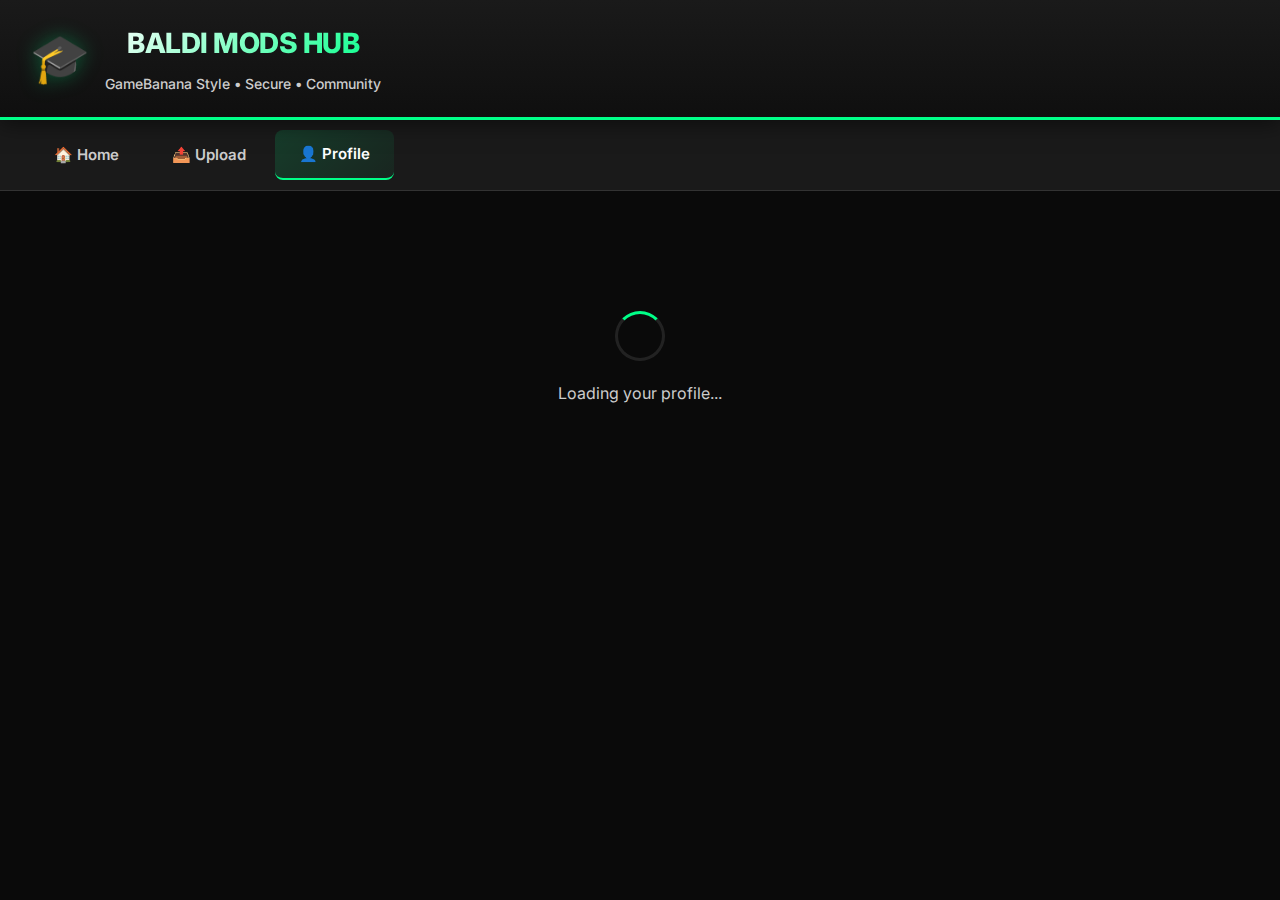
<file: profile.html>
<!DOCTYPE html>
<html lang="en">
<head>
  <meta charset="UTF-8">
  <meta name="viewport" content="width=device-width, initial-scale=1.0">
  
  <!-- Security Headers (HTTP-only, meta is fallback) -->
  <meta http-equiv="X-Content-Type-Options" content="nosniff">
  <meta http-equiv="Referrer-Policy" content="strict-origin-when-cross-origin">
  
  <title>My Profile - Baldi Mods Hub (GameBanana Style)</title>
  <meta name="description" content="Your Baldi's Basics modding profile - Manage your mods, stats, and settings">
  
  <!-- Favicon -->
  <link rel="icon" href="data:image/svg+xml,<svg xmlns='http://www.w3.org/2000/svg' viewBox='0 0 100 100'><text y='.9em' font-size='90' fill='%2300ff88'>🎓</text></svg>">
  
  <!-- Fonts -->
  <link href="https://fonts.googleapis.com/css2?family=Inter:wght@400;500;600;700;800&display=swap" rel="stylesheet">
  
  <!-- Stylesheets -->
  <link rel="stylesheet" href="style.css">
  
  <!-- Supabase Library -->
  <script src="js/supabase.min.js"></script>
  
  <!-- Config -->
  <script src="config.js"></script>
  
  <style>
    /* GameBanana Profile Styles */
    :root {
      --gb-primary: #00ff88;
      --gb-primary-dark: #00cc66;
      --gb-secondary: #ffaa00;
      --gb-danger: #ff4444;
      --gb-info: #2196f3;
      --gb-bg: #0a0a0a;
      --gb-bg-light: #1a1a1a;
      --gb-bg-lighter: #222;
      --gb-border: #333;
      --gb-text: #fff;
      --gb-text-muted: #ccc;
      --gb-text-dark: #666;
    }

    * {
      margin: 0;
      padding: 0;
      box-sizing: border-box;
    }

    body {
      background: var(--gb-bg);
      color: var(--gb-text);
      font-family: 'Inter', -apple-system, BlinkMacSystemFont, 'Segoe UI', Roboto, sans-serif;
      line-height: 1.6;
    }

    /* GameBanana Header */
    .gb-header {
      background: linear-gradient(180deg, #1a1a1a 0%, #0f0f0f 100%);
      border-bottom: 3px solid var(--gb-primary);
      padding: 20px 0;
      position: sticky;
      top: 0;
      z-index: 1000;
      box-shadow: 0 4px 20px rgba(0,0,0,0.5);
    }

    .gb-header-content {
      max-width: 1400px;
      margin: 0 auto;
      padding: 0 30px;
      display: flex;
      align-items: center;
      justify-content: space-between;
    }

    .gb-logo {
      display: flex;
      align-items: center;
      gap: 15px;
    }

    .gb-logo-icon {
      font-size: 48px;
      filter: drop-shadow(0 0 10px rgba(0,255,136,0.3));
    }

    .gb-logo-text h1 {
      font-size: 28px;
      font-weight: 800;
      letter-spacing: -0.5px;
      background: linear-gradient(135deg, #fff 0%, #00ff88 100%);
      -webkit-background-clip: text;
      -webkit-text-fill-color: transparent;
      margin-bottom: 5px;
    }

    .gb-logo-tagline {
      color: var(--gb-text-muted);
      font-size: 14px;
      font-weight: 500;
    }

    /* GameBanana Navigation */
    .gb-nav {
      background: var(--gb-bg-light);
      border-bottom: 1px solid var(--gb-border);
      padding: 0;
      position: sticky;
      top: 120px;
      z-index: 999;
    }

    .gb-nav-container {
      max-width: 1400px;
      margin: 0 auto;
      padding: 0 30px;
      display: flex;
      align-items: center;
      justify-content: space-between;
    }

    .gb-nav-links {
      display: flex;
      gap: 5px;
      padding: 10px 0;
    }

    .gb-nav-item {
      color: var(--gb-text-muted);
      text-decoration: none;
      padding: 12px 24px;
      border-radius: 8px;
      font-weight: 600;
      font-size: 15px;
      transition: all 0.2s;
      display: flex;
      align-items: center;
      gap: 8px;
    }

    .gb-nav-item:hover {
      color: var(--gb-text);
      background: rgba(255,255,255,0.05);
    }

    .gb-nav-item.active {
      color: var(--gb-text);
      background: linear-gradient(135deg, rgba(0,255,136,0.15) 0%, rgba(0,255,136,0.05) 100%);
      border-bottom: 2px solid var(--gb-primary);
    }

    /* GameBanana Profile Layout */
    .gb-profile {
      max-width: 1400px;
      margin: 40px auto;
      padding: 0 30px;
    }

    .gb-profile-grid {
      display: grid;
      grid-template-columns: 380px 1fr;
      gap: 30px;
    }

    /* Profile Sidebar - GameBanana Style */
    .gb-profile-sidebar {
      background: linear-gradient(135deg, #1a1a1a 0%, #151515 100%);
      border: 1px solid var(--gb-border);
      border-radius: 20px;
      overflow: hidden;
      position: sticky;
      top: 200px;
      align-self: start;
    }

    .gb-profile-cover {
      height: 100px;
      background: linear-gradient(135deg, var(--gb-primary), var(--gb-primary-dark));
      position: relative;
    }

    .gb-profile-avatar {
      position: absolute;
      bottom: -50px;
      left: 50%;
      transform: translateX(-50%);
      width: 100px;
      height: 100px;
      background: linear-gradient(135deg, #222, #1a1a1a);
      border: 4px solid var(--gb-primary);
      border-radius: 50%;
      display: flex;
      align-items: center;
      justify-content: center;
      font-size: 48px;
      font-weight: 800;
      color: var(--gb-primary);
      box-shadow: 0 10px 20px rgba(0,0,0,0.3);
    }

    .gb-profile-info {
      padding: 70px 30px 30px;
      text-align: center;
    }

    .gb-profile-name {
      font-size: 28px;
      font-weight: 800;
      margin-bottom: 10px;
      background: linear-gradient(135deg, #fff 0%, var(--gb-primary) 100%);
      -webkit-background-clip: text;
      -webkit-text-fill-color: transparent;
    }

    .gb-profile-badge {
      display: inline-block;
      padding: 6px 20px;
      background: rgba(255,255,255,0.05);
      border: 1px solid var(--gb-border);
      border-radius: 30px;
      font-size: 14px;
      font-weight: 600;
      color: var(--gb-text-muted);
      margin-bottom: 20px;
    }

    .gb-profile-badge.admin {
      background: rgba(255,68,68,0.1);
      border-color: #ff4444;
      color: #ff8888;
    }

    .gb-profile-badge.moderator {
      background: rgba(255,170,0,0.1);
      border-color: #ffaa00;
      color: #ffbb33;
    }

    .gb-profile-badge.verified {
      background: rgba(0,255,136,0.1);
      border-color: var(--gb-primary);
      color: var(--gb-primary);
    }

    .gb-profile-stats {
      display: grid;
      grid-template-columns: repeat(3, 1fr);
      gap: 20px;
      margin: 30px 0;
      padding: 30px 0;
      border-top: 1px solid var(--gb-border);
      border-bottom: 1px solid var(--gb-border);
    }

    .gb-stat {
      text-align: center;
    }

    .gb-stat-value {
      display: block;
      font-size: 28px;
      font-weight: 800;
      color: var(--gb-primary);
    }

    .gb-stat-label {
      font-size: 12px;
      color: var(--gb-text-muted);
      text-transform: uppercase;
      letter-spacing: 1px;
    }

    .gb-trust-score {
      margin: 30px 0;
    }

    .gb-trust-header {
      display: flex;
      justify-content: space-between;
      margin-bottom: 10px;
      color: var(--gb-text-muted);
      font-size: 14px;
    }

    .gb-trust-bar {
      height: 8px;
      background: rgba(255,255,255,0.1);
      border-radius: 4px;
      overflow: hidden;
    }

    .gb-trust-fill {
      height: 100%;
      border-radius: 4px;
      transition: width 0.3s ease;
    }

    .gb-profile-bio {
      margin-top: 30px;
      padding-top: 30px;
      border-top: 1px solid var(--gb-border);
    }

    .gb-profile-bio h3 {
      color: var(--gb-text);
      font-size: 18px;
      font-weight: 700;
      margin-bottom: 15px;
    }

    .gb-profile-bio p {
      color: var(--gb-text-muted);
      line-height: 1.8;
    }

    .gb-profile-actions {
      margin-top: 30px;
      display: flex;
      gap: 15px;
    }

    .gb-btn {
      padding: 15px 30px;
      border: none;
      border-radius: 12px;
      font-weight: 700;
      font-size: 16px;
      cursor: pointer;
      transition: all 0.2s;
      display: flex;
      align-items: center;
      justify-content: center;
      gap: 10px;
      flex: 1;
    }

    .gb-btn-danger {
      background: rgba(255,68,68,0.1);
      border: 1px solid #ff4444;
      color: #ff8888;
    }

    .gb-btn-danger:hover {
      background: #ff4444;
      color: white;
    }

    /* Profile Main Content */
    .gb-profile-main {
      background: linear-gradient(135deg, #1a1a1a 0%, #151515 100%);
      border: 1px solid var(--gb-border);
      border-radius: 20px;
      padding: 30px;
    }

    .gb-tabs {
      display: flex;
      gap: 10px;
      margin-bottom: 30px;
      border-bottom: 1px solid var(--gb-border);
      padding-bottom: 20px;
    }

    .gb-tab {
      padding: 12px 24px;
      background: transparent;
      border: none;
      color: var(--gb-text-muted);
      font-weight: 600;
      font-size: 16px;
      cursor: pointer;
      border-radius: 10px;
      transition: all 0.2s;
      display: flex;
      align-items: center;
      gap: 8px;
    }

    .gb-tab:hover {
      background: rgba(255,255,255,0.05);
      color: var(--gb-text);
    }

    .gb-tab.active {
      background: linear-gradient(135deg, rgba(0,255,136,0.15) 0%, rgba(0,255,136,0.05) 100%);
      color: var(--gb-primary);
    }

    .gb-tab-content {
      display: none;
    }

    .gb-tab-content.active {
      display: block;
    }

    /* Mod Cards */
    .gb-mod-grid {
      display: grid;
      grid-template-columns: repeat(auto-fill, minmax(300px, 1fr));
      gap: 20px;
      margin-top: 20px;
    }

    .gb-mod-card {
      background: rgba(255,255,255,0.02);
      border: 1px solid var(--gb-border);
      border-radius: 16px;
      padding: 20px;
      transition: all 0.3s;
    }

    .gb-mod-card:hover {
      border-color: var(--gb-primary);
      transform: translateY(-5px);
      box-shadow: 0 10px 20px rgba(0,255,136,0.1);
    }

    .gb-mod-title {
      font-size: 18px;
      font-weight: 700;
      color: var(--gb-text);
      margin-bottom: 10px;
    }

    .gb-mod-status {
      display: inline-block;
      padding: 4px 12px;
      border-radius: 30px;
      font-size: 12px;
      font-weight: 600;
      margin-bottom: 15px;
    }

    .gb-status-approved {
      background: rgba(0,255,136,0.1);
      border: 1px solid var(--gb-primary);
      color: var(--gb-primary);
    }

    .gb-status-pending {
      background: rgba(255,170,0,0.1);
      border: 1px solid #ffaa00;
      color: #ffaa00;
    }

    .gb-status-quarantined {
      background: rgba(255,68,68,0.1);
      border: 1px solid #ff4444;
      color: #ff8888;
    }

    .gb-mod-meta {
      display: flex;
      gap: 15px;
      margin: 15px 0;
      color: var(--gb-text-muted);
      font-size: 13px;
    }

    .gb-mod-actions {
      display: flex;
      gap: 10px;
      margin-top: 20px;
    }

    .gb-btn-small {
      padding: 10px 20px;
      font-size: 14px;
    }

    /* Stats Cards */
    .gb-stats-grid {
      display: grid;
      grid-template-columns: repeat(2, 1fr);
      gap: 20px;
      margin-top: 20px;
    }

    .gb-stat-card {
      background: rgba(255,255,255,0.02);
      border: 1px solid var(--gb-border);
      border-radius: 16px;
      padding: 25px;
      display: flex;
      align-items: center;
      gap: 20px;
    }

    .gb-stat-icon {
      font-size: 48px;
    }

    .gb-stat-info h4 {
      color: var(--gb-text-muted);
      font-size: 14px;
      margin-bottom: 5px;
    }

    .gb-stat-number {
      font-size: 36px;
      font-weight: 800;
      color: var(--gb-primary);
    }

    /* Settings Form */
    .gb-settings-form {
      max-width: 600px;
    }

    .gb-form-group {
      margin-bottom: 25px;
    }

    .gb-form-group label {
      display: block;
      margin-bottom: 10px;
      color: var(--gb-text-muted);
      font-weight: 600;
      font-size: 14px;
    }

    .gb-form-group input,
    .gb-form-group textarea {
      width: 100%;
      padding: 15px 20px;
      background: rgba(0,0,0,0.3);
      border: 2px solid var(--gb-border);
      border-radius: 12px;
      color: var(--gb-text);
      font-size: 16px;
      transition: all 0.2s;
    }

    .gb-form-group input:focus,
    .gb-form-group textarea:focus {
      outline: none;
      border-color: var(--gb-primary);
      background: rgba(0,255,136,0.05);
    }

    .gb-char-counter {
      display: block;
      text-align: right;
      font-size: 12px;
      color: var(--gb-text-muted);
      margin-top: 8px;
    }

    .gb-btn-primary {
      background: linear-gradient(135deg, var(--gb-primary), var(--gb-primary-dark));
      color: black;
    }

    .gb-btn-primary:hover {
      transform: translateY(-2px);
      box-shadow: 0 10px 20px rgba(0,255,136,0.2);
    }

    /* Loading State */
    .gb-loading {
      display: flex;
      flex-direction: column;
      align-items: center;
      justify-content: center;
      padding: 80px;
      color: var(--gb-text-muted);
    }

    .gb-loading-spinner {
      width: 50px;
      height: 50px;
      border: 3px solid rgba(255,255,255,0.1);
      border-top-color: var(--gb-primary);
      border-radius: 50%;
      animation: spin 0.8s linear infinite;
      margin-bottom: 20px;
    }

    @keyframes spin {
      to { transform: rotate(360deg); }
    }

    /* Error State */
    .gb-error {
      text-align: center;
      padding: 60px;
      background: linear-gradient(135deg, #1a1a1a 0%, #151515 100%);
      border: 1px solid #ff4444;
      border-radius: 20px;
      color: #ff8888;
    }

    .gb-error h2 {
      font-size: 32px;
      margin-bottom: 20px;
    }

    .gb-error p {
      margin-bottom: 30px;
      color: var(--gb-text-muted);
    }

    /* Responsive */
    @media (max-width: 1200px) {
      .gb-profile-grid {
        grid-template-columns: 1fr;
      }
      
      .gb-profile-sidebar {
        position: static;
      }
    }

    @media (max-width: 768px) {
      .gb-header-content {
        flex-direction: column;
        gap: 20px;
      }
      
      .gb-nav-container {
        flex-direction: column;
      }
      
      .gb-nav-links {
        flex-wrap: wrap;
        justify-content: center;
      }
      
      .gb-stats-grid {
        grid-template-columns: 1fr;
      }
    }
  </style>
</head>
<body>
  <!-- GameBanana Header -->
  <header class="gb-header">
    <div class="gb-header-content">
      <div class="gb-logo">
        <span class="gb-logo-icon">🎓</span>
        <div class="gb-logo-text">
          <h1>BALDI MODS HUB</h1>
          <span class="gb-logo-tagline">GameBanana Style • Secure • Community</span>
        </div>
      </div>
    </div>
  </header>

  <!-- GameBanana Navigation -->
  <nav class="gb-nav" id="main-nav">
    <div class="gb-nav-container">
      <div class="gb-nav-links">
        <a href="index.html" class="gb-nav-item">🏠 Home</a>
        <a href="upload.html" class="gb-nav-item">📤 Upload</a>
        <a href="profile.html" class="gb-nav-item active">👤 Profile</a>
        <a href="admin.html" class="gb-nav-item" id="nav-admin" style="display: none;">🛡️ Moderation</a>
        <a href="admin-dashboard.html" class="gb-nav-item" id="nav-dashboard" style="display: none;">📊 Dashboard</a>
      </div>
    </div>
  </nav>

  <!-- Main Content -->
  <main class="gb-profile">
    <div id="profile-loading" class="gb-loading">
      <div class="gb-loading-spinner"></div>
      <p>Loading your profile...</p>
    </div>
    
    <div id="profile-content" style="display: none;"></div>
  </main>

  <script src="script.js"></script>
  <script>
    // ============================================
    // SECURITY: AUTH GUARD - Redirect if not logged in
    // ============================================
    (async function() {
      try {
        // Wait for supabase to be initialized
        const waitForSupabase = async (maxAttempts = 30) => {
          for (let i = 0; i < maxAttempts; i++) {
            if (typeof window.supabaseClient !== 'undefined') {
              return true;
            }
            await new Promise(resolve => setTimeout(resolve, 100));
          }
          return false;
        };

        await waitForSupabase();

        // Get current user
        const { data: { user }, error } = await window.supabaseClient.auth.getUser();
        
        // If not logged in, redirect to index.html IMMEDIATELY
        if (error || !user) {
          console.log('No user detected - redirecting to login');
          window.location.href = 'index.html?redirect=profile';
          return;
        }

        // User is logged in, hide loading and show profile
        document.getElementById('profile-loading').style.display = 'none';
        document.getElementById('profile-content').style.display = 'block';
        
        // Load profile data
        if (typeof loadProfilePage === 'function') {
          loadProfilePage();
        } else {
          console.error('loadProfilePage function not found');
          // Fallback profile render
          renderFallbackProfile(user);
        }

        // Load user's mods
        if (typeof loadMyMods === 'function') {
          loadMyMods();
        }

        // Update navigation
        if (typeof checkAuthState === 'function') {
          checkAuthState();
        }

      } catch (err) {
        console.error('Profile guard error:', err);
        window.location.href = 'index.html?error=profile_guard';
      }
    })();

    // ============================================
    // FALLBACK: Render profile if script.js functions missing
    // ============================================
    async function renderFallbackProfile(user) {
      try {
        // Get or create profile
        let { data: profile } = await window.supabaseClient
          .from('profiles')
          .select('*')
          .eq('id', user.id)
          .single();

        if (!profile) {
          const { data: newProfile } = await window.supabaseClient
            .from('profiles')
            .insert({
              id: user.id,
              username: user.email.split('@')[0],
              email: user.email,
              role: 'user',
              trust_score: 100,
              is_verified: false,
              join_date: new Date().toISOString(),
              upload_count: 0,
              download_count: 0
            })
            .select()
            .single();
          profile = newProfile;
        }

        renderGameBananaProfile(profile, user);
      } catch (err) {
        console.error('Failed to load profile:', err);
        document.getElementById('profile-content').innerHTML = `
          <div class="gb-error">
            <h2>❌ Failed to Load Profile</h2>
            <p>Please try refreshing the page.</p>
            <a href="index.html" class="gb-btn gb-btn-primary" style="display: inline-block; text-decoration: none;">← Back to Home</a>
          </div>
        `;
      }
    }

    // ============================================
    // GAMEBANANA PROFILE RENDER
    // ============================================
    function renderGameBananaProfile(profile, user) {
      const container = document.getElementById('profile-content');
      const username = profile?.username || user.email?.split('@')[0] || 'User';
      const joinDate = profile?.join_date ? new Date(profile.join_date).toLocaleDateString('en-US', { 
        year: 'numeric', 
        month: 'long', 
        day: 'numeric' 
      }) : 'Today';
      const trustScore = profile?.trust_score || 100;
      
      let trustColor = '#ff4444';
      if (trustScore >= 80) trustColor = '#00ff88';
      else if (trustScore >= 50) trustColor = '#ffaa00';
      
      let roleBadge = '';
      if (profile?.role === 'admin') {
        roleBadge = '<span class="gb-profile-badge admin">👑 ADMINISTRATOR</span>';
      } else if (profile?.role === 'moderator') {
        roleBadge = '<span class="gb-profile-badge moderator">🛡️ MODERATOR</span>';
      } else if (profile?.is_verified) {
        roleBadge = '<span class="gb-profile-badge verified">✅ VERIFIED</span>';
      } else {
        roleBadge = '<span class="gb-profile-badge">👤 MEMBER</span>';
      }
      
      container.innerHTML = `
        <div class="gb-profile-grid">
          <!-- Sidebar -->
          <div class="gb-profile-sidebar">
            <div class="gb-profile-cover"></div>
            <div class="gb-profile-avatar">
              ${username.charAt(0).toUpperCase()}
            </div>
            <div class="gb-profile-info">
              <h2 class="gb-profile-name">${escapeHTML(username)}</h2>
              ${roleBadge}
              
              <div class="gb-profile-stats">
                <div class="gb-stat">
                  <span class="gb-stat-value">${profile?.upload_count || 0}</span>
                  <span class="gb-stat-label">Uploads</span>
                </div>
                <div class="gb-stat">
                  <span class="gb-stat-value">${profile?.download_count || 0}</span>
                  <span class="gb-stat-label">Downloads</span>
                </div>
                <div class="gb-stat">
                  <span class="gb-stat-value">⭐</span>
                  <span class="gb-stat-label">${trustScore}</span>
                </div>
              </div>
              
              <div class="gb-trust-score">
                <div class="gb-trust-header">
                  <span>Trust Score</span>
                  <span style="color: ${trustColor};">${trustScore}%</span>
                </div>
                <div class="gb-trust-bar">
                  <div class="gb-trust-fill" style="width: ${trustScore}%; background: ${trustColor};"></div>
                </div>
              </div>
              
              <div class="gb-profile-bio">
                <h3>About</h3>
                <p>${escapeHTML(profile?.bio || 'No bio yet. Click settings to add one!')}</p>
              </div>
              
              <div class="gb-profile-actions">
                <button onclick="logout()" class="gb-btn gb-btn-danger">
                  🚪 Sign Out
                </button>
              </div>
            </div>
          </div>
          
          <!-- Main Content -->
          <div class="gb-profile-main">
            <div class="gb-tabs">
              <button class="gb-tab active" onclick="window.switchTab('uploads')">
                📦 My Mods
              </button>
              <button class="gb-tab" onclick="window.switchTab('stats')">
                📊 Statistics
              </button>
              <button class="gb-tab" onclick="window.switchTab('settings')">
                ⚙️ Settings
              </button>
            </div>
            
            <!-- Uploads Tab -->
            <div id="uploads-tab" class="gb-tab-content active">
              <h3 style="color: var(--gb-primary); margin-bottom: 20px;">My Uploaded Mods</h3>
              <div id="myMods" class="gb-mod-grid">
                <div class="gb-loading" style="padding: 40px;">
                  <div class="gb-loading-spinner" style="width: 30px; height: 30px;"></div>
                  <p>Loading your mods...</p>
                </div>
              </div>
            </div>
            
            <!-- Stats Tab -->
            <div id="stats-tab" class="gb-tab-content">
              <h3 style="color: var(--gb-primary); margin-bottom: 20px;">Your Statistics</h3>
              <div class="gb-stats-grid">
                <div class="gb-stat-card">
                  <div class="gb-stat-icon">📤</div>
                  <div class="gb-stat-info">
                    <h4>Total Uploads</h4>
                    <span class="gb-stat-number" id="statTotalUploads">0</span>
                  </div>
                </div>
                <div class="gb-stat-card">
                  <div class="gb-stat-icon">✅</div>
                  <div class="gb-stat-info">
                    <h4>Approved</h4>
                    <span class="gb-stat-number" id="statApprovedMods">0</span>
                  </div>
                </div>
                <div class="gb-stat-card">
                  <div class="gb-stat-icon">⏳</div>
                  <div class="gb-stat-info">
                    <h4>Pending</h4>
                    <span class="gb-stat-number" id="statPendingMods">0</span>
                  </div>
                </div>
                <div class="gb-stat-card">
                  <div class="gb-stat-icon">📥</div>
                  <div class="gb-stat-info">
                    <h4>Downloads</h4>
                    <span class="gb-stat-number" id="statTotalDownloads">0</span>
                  </div>
                </div>
              </div>
            </div>
            
            <!-- Settings Tab -->
            <div id="settings-tab" class="gb-tab-content">
              <h3 style="color: var(--gb-primary); margin-bottom: 20px;">Profile Settings</h3>
              <form class="gb-settings-form" onsubmit="event.preventDefault(); updateProfile();">
                <div class="gb-form-group">
                  <label for="displayName">Display Name</label>
                  <input 
                    type="text" 
                    id="displayName" 
                    value="${escapeHTML(username)}" 
                    maxlength="30"
                    placeholder="Enter your display name"
                  >
                  <span class="gb-char-counter" id="nameCounter">${username.length}/30</span>
                </div>
                
                <div class="gb-form-group">
                  <label for="userBio">Bio</label>
                  <textarea 
                    id="userBio" 
                    rows="4" 
                    maxlength="500" 
                    placeholder="Tell the community about yourself..."
                  >${escapeHTML(profile?.bio || '')}</textarea>
                  <span class="gb-char-counter" id="bioCounter">${profile?.bio?.length || 0}/500</span>
                </div>
                
                <div class="gb-form-group">
                  <label for="email">Email Address</label>
                  <input 
                    type="email" 
                    id="email" 
                    value="${escapeHTML(user.email)}" 
                    disabled
                    style="background: rgba(0,0,0,0.5); opacity: 0.7;"
                  >
                  <span class="gb-char-counter">Cannot be changed</span>
                </div>
                
                <button type="submit" class="gb-btn gb-btn-primary" style="width: 100%;">
                  💾 Save Changes
                </button>
              </form>
            </div>
          </div>
        </div>
      `;
      
      // Load stats
      loadUserStatsFallback();
    }

    // ============================================
    // FALLBACK FUNCTIONS
    // ============================================
    async function loadUserStatsFallback() {
      const user = await getCurrentUserFallback();
      if (!user) return;

      try {
        const { data: mods } = await window.supabaseClient
          .from('mods2')
          .select('*')
          .eq('user_id', user.id);

        const totalUploads = mods?.length || 0;
        const approvedMods = mods?.filter(m => m.approved).length || 0;
        const pendingMods = mods?.filter(m => !m.approved && !m.quarantine).length || 0;
        const totalDownloads = mods?.reduce((sum, m) => sum + (m.download_count || 0), 0) || 0;

        document.getElementById('statTotalUploads').textContent = totalUploads;
        document.getElementById('statApprovedMods').textContent = approvedMods;
        document.getElementById('statPendingMods').textContent = pendingMods;
        document.getElementById('statTotalDownloads').textContent = totalDownloads;
      } catch (err) {
        console.error('Failed to load stats:', err);
      }
    }

    async function getCurrentUserFallback() {
      try {
        const { data: { user } } = await window.supabaseClient.auth.getUser();
        return user;
      } catch {
        return null;
      }
    }

    // ============================================
    // UTILITIES
    // ============================================
    function escapeHTML(str) {
      if (!str) return '';
      const div = document.createElement('div');
      div.textContent = str;
      return div.innerHTML;
    }

    // ============================================
    // TAB SWITCHING
    // ============================================
    window.switchTab = function(tabName) {
      document.querySelectorAll('.gb-tab-content').forEach(tab => {
        tab.classList.remove('active');
      });
      document.querySelectorAll('.gb-tab').forEach(btn => {
        btn.classList.remove('active');
      });
      
      const tabEl = document.getElementById(`${tabName}-tab`);
      if (tabEl) tabEl.classList.add('active');
      if (event.target) event.target.classList.add('active');
      
      if (tabName === 'stats') {
        if (typeof loadUserStats === 'function') {
          loadUserStats();
        } else {
          loadUserStatsFallback();
        }
      }
    };

    // ============================================
    // CHARACTER COUNTERS
    // ============================================
    document.addEventListener('DOMContentLoaded', function() {
      setTimeout(() => {
        const displayName = document.getElementById('displayName');
        const userBio = document.getElementById('userBio');
        
        if (displayName) {
          displayName.addEventListener('input', function() {
            const counter = document.getElementById('nameCounter');
            if (counter) counter.textContent = `${this.value.length}/30`;
          });
        }
        
        if (userBio) {
          userBio.addEventListener('input', function() {
            const counter = document.getElementById('bioCounter');
            if (counter) counter.textContent = `${this.value.length}/500`;
          });
        }
      }, 500);
    });
  </script>
</body>
</html>
</file>
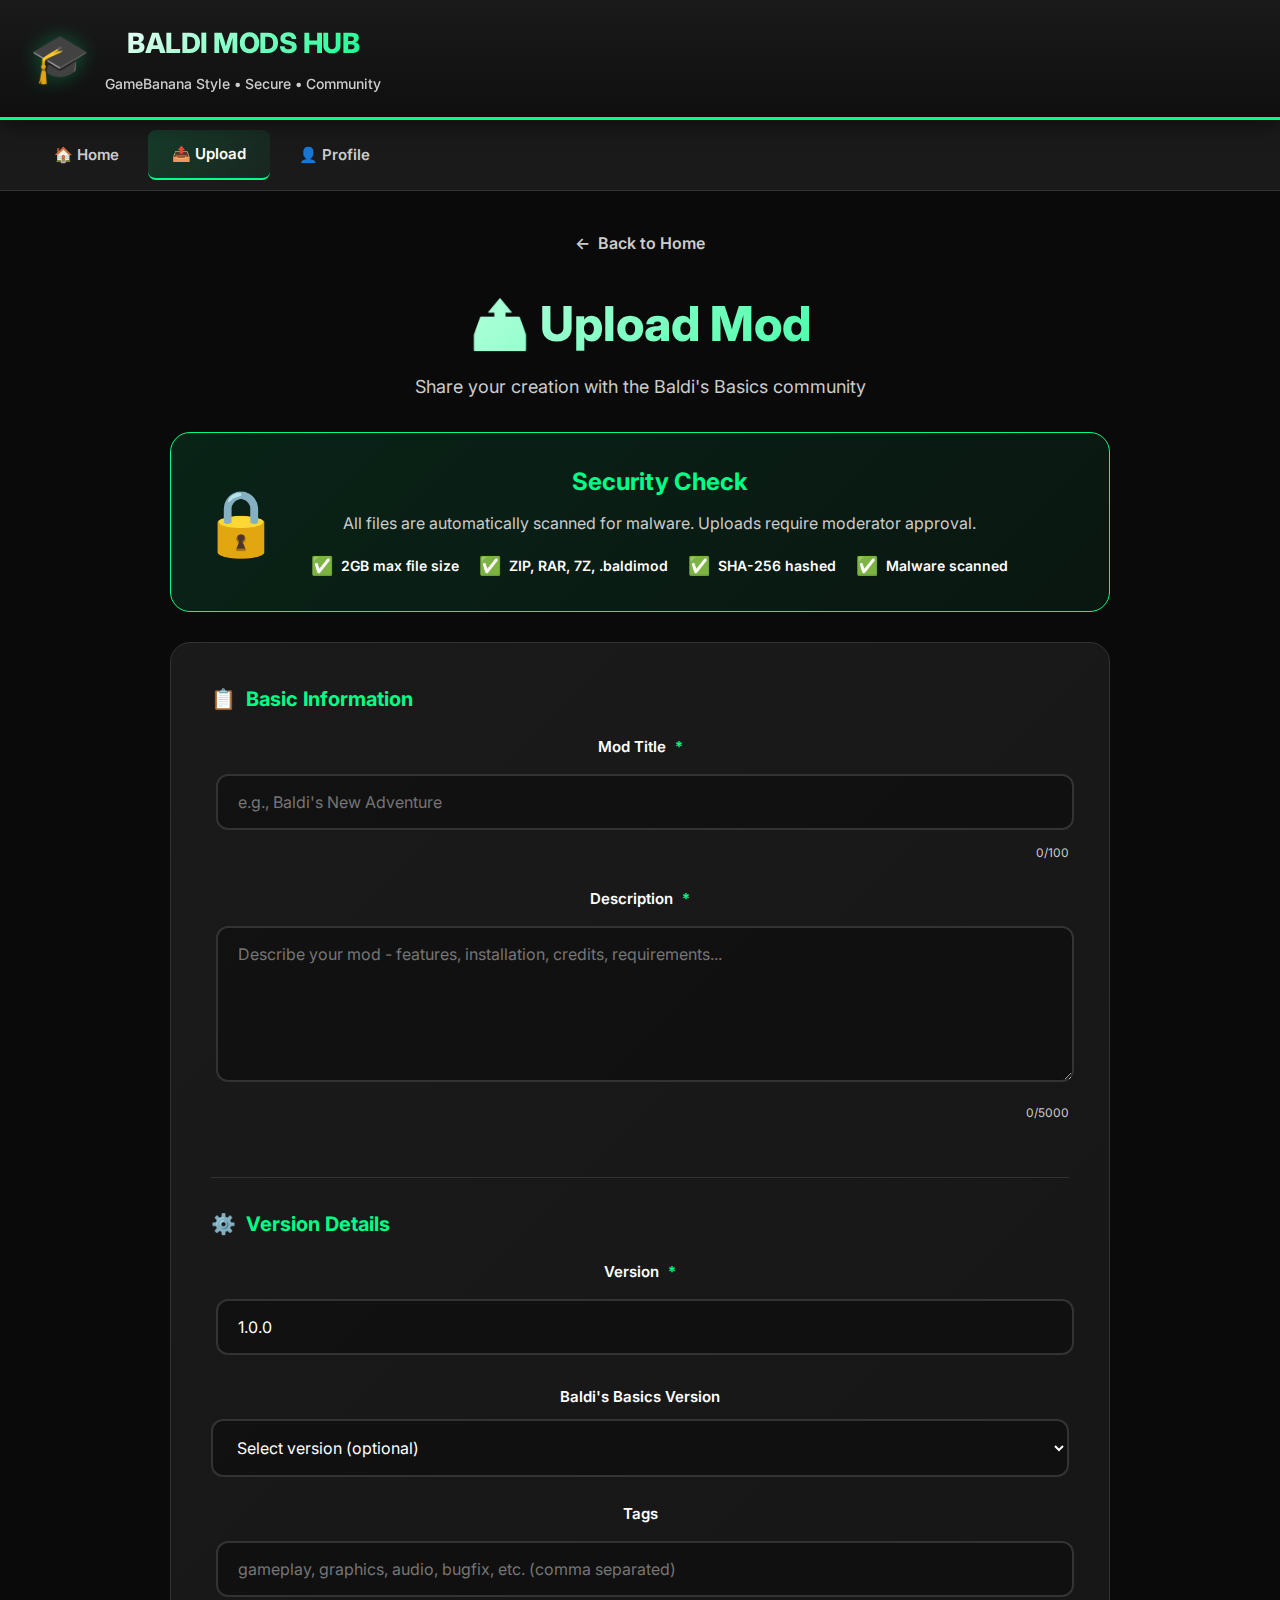
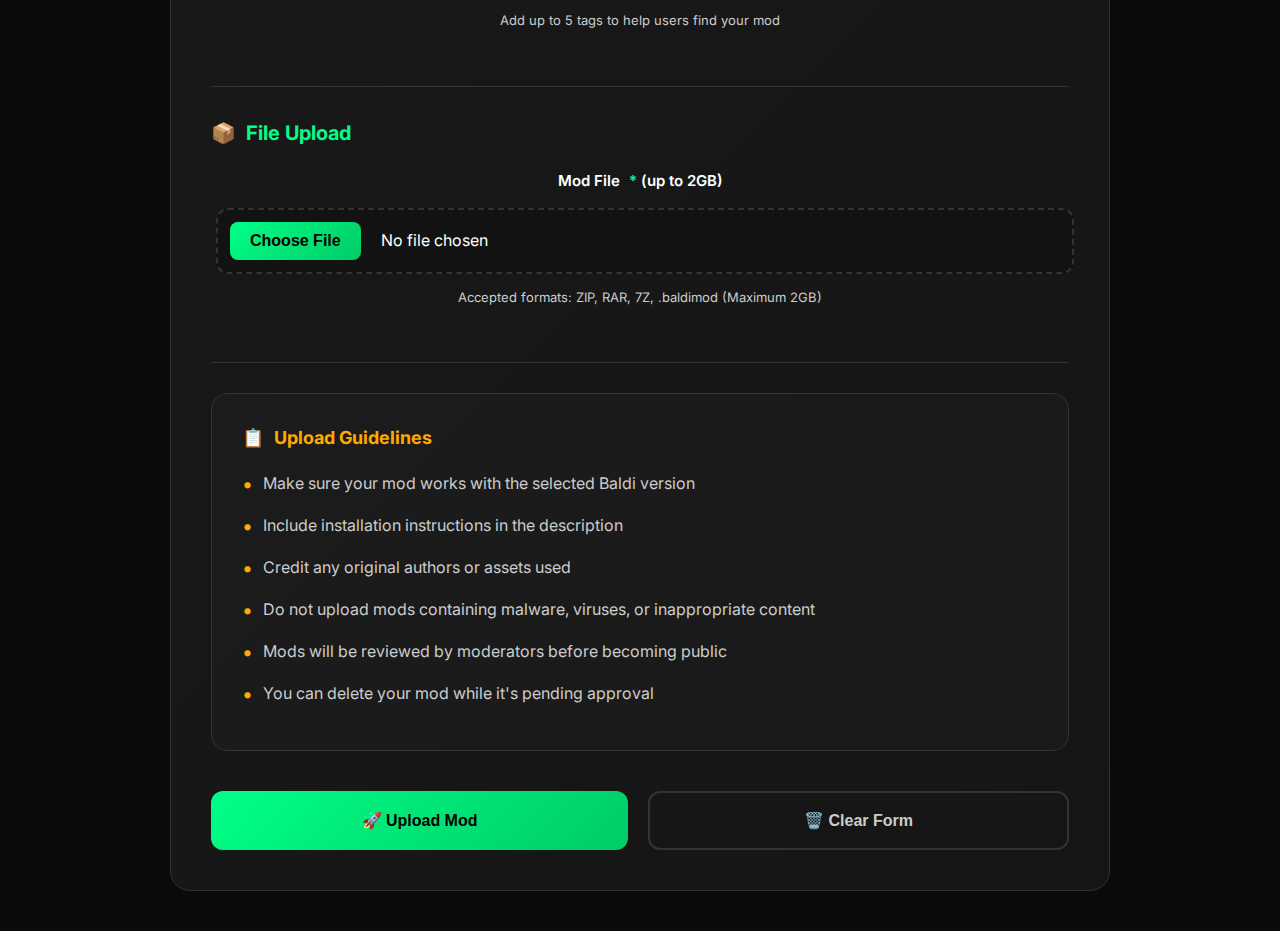
<file: upload.html>
<!DOCTYPE html>
<html lang="en">
<head>
  <meta charset="UTF-8">
  <meta name="viewport" content="width=device-width, initial-scale=1.0">
  
  <!-- Security Headers -->
  <meta http-equiv="X-Content-Type-Options" content="nosniff">
  <meta http-equiv="Referrer-Policy" content="strict-origin-when-cross-origin">
  
  <title>Upload Mod - Baldi Mods Hub (GameBanana Style)</title>
  <meta name="description" content="Upload your Baldi's Basics mod - 2GB max, malware scanning, moderator approval">
  
  <!-- Favicon -->
  <link rel="icon" href="data:image/svg+xml,<svg xmlns='http://www.w3.org/2000/svg' viewBox='0 0 100 100'><text y='.9em' font-size='90' fill='%2300ff88'>🎓</text></svg>">
  
  <!-- Fonts -->
  <link href="https://fonts.googleapis.com/css2?family=Inter:wght@400;500;600;700;800&display=swap" rel="stylesheet">
  
  <!-- Stylesheets -->
  <link rel="stylesheet" href="style.css">
  
  <!-- Supabase Library -->
  <script src="js/supabase.min.js"></script>
  
  <!-- Config -->
  <script src="config.js"></script>
  
  <style>
    /* GameBanana Upload Styles */
    :root {
      --gb-primary: #00ff88;
      --gb-primary-dark: #00cc66;
      --gb-secondary: #ffaa00;
      --gb-danger: #ff4444;
      --gb-info: #2196f3;
      --gb-bg: #0a0a0a;
      --gb-bg-light: #1a1a1a;
      --gb-bg-lighter: #222;
      --gb-border: #333;
      --gb-text: #fff;
      --gb-text-muted: #ccc;
      --gb-text-dark: #666;
    }

    * {
      margin: 0;
      padding: 0;
      box-sizing: border-box;
    }

    body {
      background: var(--gb-bg);
      color: var(--gb-text);
      font-family: 'Inter', -apple-system, BlinkMacSystemFont, 'Segoe UI', Roboto, sans-serif;
      line-height: 1.6;
    }

    /* GameBanana Header */
    .gb-header {
      background: linear-gradient(180deg, #1a1a1a 0%, #0f0f0f 100%);
      border-bottom: 3px solid var(--gb-primary);
      padding: 20px 0;
      position: sticky;
      top: 0;
      z-index: 1000;
      box-shadow: 0 4px 20px rgba(0,0,0,0.5);
    }

    .gb-header-content {
      max-width: 1400px;
      margin: 0 auto;
      padding: 0 30px;
      display: flex;
      align-items: center;
      justify-content: space-between;
    }

    .gb-logo {
      display: flex;
      align-items: center;
      gap: 15px;
    }

    .gb-logo-icon {
      font-size: 48px;
      filter: drop-shadow(0 0 10px rgba(0,255,136,0.3));
    }

    .gb-logo-text h1 {
      font-size: 28px;
      font-weight: 800;
      letter-spacing: -0.5px;
      background: linear-gradient(135deg, #fff 0%, #00ff88 100%);
      -webkit-background-clip: text;
      -webkit-text-fill-color: transparent;
      margin-bottom: 5px;
    }

    .gb-logo-tagline {
      color: var(--gb-text-muted);
      font-size: 14px;
      font-weight: 500;
    }

    /* GameBanana Navigation */
    .gb-nav {
      background: var(--gb-bg-light);
      border-bottom: 1px solid var(--gb-border);
      padding: 0;
      position: sticky;
      top: 120px;
      z-index: 999;
    }

    .gb-nav-container {
      max-width: 1400px;
      margin: 0 auto;
      padding: 0 30px;
      display: flex;
      align-items: center;
      justify-content: space-between;
    }

    .gb-nav-links {
      display: flex;
      gap: 5px;
      padding: 10px 0;
    }

    .gb-nav-item {
      color: var(--gb-text-muted);
      text-decoration: none;
      padding: 12px 24px;
      border-radius: 8px;
      font-weight: 600;
      font-size: 15px;
      transition: all 0.2s;
      display: flex;
      align-items: center;
      gap: 8px;
    }

    .gb-nav-item:hover {
      color: var(--gb-text);
      background: rgba(255,255,255,0.05);
    }

    .gb-nav-item.active {
      color: var(--gb-text);
      background: linear-gradient(135deg, rgba(0,255,136,0.15) 0%, rgba(0,255,136,0.05) 100%);
      border-bottom: 2px solid var(--gb-primary);
    }

    /* GameBanana Upload Container */
    .gb-upload {
      max-width: 1000px;
      margin: 40px auto;
      padding: 0 30px;
    }

    .gb-upload-header {
      margin-bottom: 30px;
    }

    .gb-upload-header h1 {
      font-size: 48px;
      font-weight: 800;
      background: linear-gradient(135deg, #fff 0%, var(--gb-primary) 100%);
      -webkit-background-clip: text;
      -webkit-text-fill-color: transparent;
      margin-bottom: 10px;
    }

    .gb-upload-header p {
      color: var(--gb-text-muted);
      font-size: 18px;
    }

    /* Security Notice - GameBanana Style */
    .gb-security-card {
      background: linear-gradient(135deg, rgba(0,255,136,0.1) 0%, rgba(0,255,136,0.05) 100%);
      border: 1px solid var(--gb-primary);
      border-radius: 20px;
      padding: 30px;
      margin-bottom: 30px;
      display: flex;
      align-items: center;
      gap: 30px;
    }

    .gb-security-icon {
      font-size: 64px;
    }

    .gb-security-content h3 {
      color: var(--gb-primary);
      font-size: 24px;
      font-weight: 700;
      margin-bottom: 10px;
    }

    .gb-security-content p {
      color: var(--gb-text-muted);
      margin-bottom: 15px;
    }

    .gb-security-list {
      display: flex;
      flex-wrap: wrap;
      gap: 20px;
    }

    .gb-security-item {
      display: flex;
      align-items: center;
      gap: 8px;
      color: var(--gb-text);
      font-size: 14px;
      font-weight: 600;
    }

    .gb-security-item span {
      color: var(--gb-primary);
      font-size: 18px;
    }

    /* Upload Form - GameBanana Style */
    .gb-upload-form {
      background: linear-gradient(135deg, #1a1a1a 0%, #151515 100%);
      border: 1px solid var(--gb-border);
      border-radius: 20px;
      padding: 40px;
    }

    .gb-form-section {
      margin-bottom: 30px;
      padding-bottom: 30px;
      border-bottom: 1px solid var(--gb-border);
    }

    .gb-form-section:last-child {
      border-bottom: none;
      padding-bottom: 0;
    }

    .gb-form-section h2 {
      color: var(--gb-primary);
      font-size: 20px;
      font-weight: 700;
      margin-bottom: 20px;
      display: flex;
      align-items: center;
      gap: 10px;
    }

    .gb-form-group {
      margin-bottom: 25px;
    }

    .gb-form-group label {
      display: block;
      margin-bottom: 10px;
      color: var(--gb-text);
      font-weight: 600;
      font-size: 15px;
    }

    .gb-form-group label span {
      color: var(--gb-primary);
      margin-left: 5px;
    }

    .gb-form-group input,
    .gb-form-group textarea,
    .gb-form-group select {
      width: 100%;
      padding: 16px 20px;
      background: rgba(0,0,0,0.3);
      border: 2px solid var(--gb-border);
      border-radius: 12px;
      color: var(--gb-text);
      font-size: 16px;
      transition: all 0.2s;
      font-family: 'Inter', sans-serif;
    }

    .gb-form-group input:focus,
    .gb-form-group textarea:focus,
    .gb-form-group select:focus {
      outline: none;
      border-color: var(--gb-primary);
      background: rgba(0,255,136,0.05);
      box-shadow: 0 0 0 4px rgba(0,255,136,0.1);
    }

    .gb-form-group input[type="file"] {
      padding: 12px;
      background: rgba(0,0,0,0.2);
      border: 2px dashed var(--gb-border);
      cursor: pointer;
    }

    .gb-form-group input[type="file"]:hover {
      border-color: var(--gb-primary);
    }

    .gb-form-group input[type="file"]::-webkit-file-upload-button {
      background: linear-gradient(135deg, var(--gb-primary), var(--gb-primary-dark));
      border: none;
      padding: 10px 20px;
      border-radius: 8px;
      color: black;
      font-weight: 600;
      margin-right: 20px;
      cursor: pointer;
      transition: all 0.2s;
    }

    .gb-form-group input[type="file"]::-webkit-file-upload-button:hover {
      transform: translateY(-2px);
      box-shadow: 0 5px 15px rgba(0,255,136,0.3);
    }

    .gb-hint {
      display: block;
      margin-top: 8px;
      color: var(--gb-text-muted);
      font-size: 13px;
    }

    .gb-char-counter {
      display: block;
      text-align: right;
      font-size: 12px;
      color: var(--gb-text-muted);
      margin-top: 8px;
    }

    .gb-file-info {
      margin-top: 15px;
      padding: 15px 20px;
      background: rgba(0,255,136,0.05);
      border: 1px solid var(--gb-primary);
      border-radius: 10px;
      color: var(--gb-text-muted);
      font-size: 14px;
      line-height: 1.8;
    }

    .gb-file-info strong {
      color: var(--gb-primary);
    }

    /* Guidelines Card */
    .gb-guidelines {
      margin-top: 30px;
      padding: 30px;
      background: rgba(255,255,255,0.02);
      border: 1px solid var(--gb-border);
      border-radius: 16px;
    }

    .gb-guidelines h3 {
      color: var(--gb-secondary);
      font-size: 18px;
      font-weight: 700;
      margin-bottom: 15px;
      display: flex;
      align-items: center;
      gap: 10px;
    }

    .gb-guidelines ul {
      list-style: none;
      padding: 0;
    }

    .gb-guidelines li {
      color: var(--gb-text-muted);
      margin-bottom: 10px;
      display: flex;
      align-items: center;
      gap: 10px;
    }

    .gb-guidelines li:before {
      content: "•";
      color: var(--gb-secondary);
      font-size: 20px;
    }

    /* Form Actions */
    .gb-form-actions {
      display: flex;
      gap: 20px;
      margin-top: 40px;
    }

    .gb-btn {
      padding: 18px 36px;
      border: none;
      border-radius: 12px;
      font-weight: 700;
      font-size: 16px;
      cursor: pointer;
      transition: all 0.2s;
      display: flex;
      align-items: center;
      justify-content: center;
      gap: 12px;
      flex: 1;
    }

    .gb-btn-primary {
      background: linear-gradient(135deg, var(--gb-primary), var(--gb-primary-dark));
      color: black;
    }

    .gb-btn-primary:hover:not(:disabled) {
      transform: translateY(-3px);
      box-shadow: 0 15px 30px rgba(0,255,136,0.3);
    }

    .gb-btn-secondary {
      background: transparent;
      border: 2px solid var(--gb-border);
      color: var(--gb-text-muted);
    }

    .gb-btn-secondary:hover {
      border-color: var(--gb-primary);
      color: var(--gb-primary);
    }

    .gb-btn:disabled {
      opacity: 0.5;
      cursor: not-allowed;
    }

    /* Progress Card */
    .gb-progress-card {
      margin-top: 30px;
      padding: 30px;
      background: linear-gradient(135deg, rgba(0,255,136,0.1) 0%, rgba(0,255,136,0.05) 100%);
      border: 1px solid var(--gb-primary);
      border-radius: 16px;
      display: flex;
      align-items: center;
      gap: 20px;
    }

    .gb-progress-spinner {
      width: 40px;
      height: 40px;
      border: 3px solid rgba(255,255,255,0.1);
      border-top-color: var(--gb-primary);
      border-radius: 50%;
      animation: spin 0.8s linear infinite;
    }

    .gb-progress-text {
      color: var(--gb-text);
      font-weight: 600;
    }

    @keyframes spin {
      to { transform: rotate(360deg); }
    }

    /* Loading State */
    .gb-loading {
      display: flex;
      flex-direction: column;
      align-items: center;
      justify-content: center;
      padding: 80px;
      color: var(--gb-text-muted);
    }

    .gb-loading-spinner {
      width: 50px;
      height: 50px;
      border: 3px solid rgba(255,255,255,0.1);
      border-top-color: var(--gb-primary);
      border-radius: 50%;
      animation: spin 0.8s linear infinite;
      margin-bottom: 20px;
    }

    /* Error State */
    .gb-error {
      text-align: center;
      padding: 60px;
      background: linear-gradient(135deg, #1a1a1a 0%, #151515 100%);
      border: 1px solid #ff4444;
      border-radius: 20px;
      color: #ff8888;
    }

    .gb-error h2 {
      font-size: 32px;
      margin-bottom: 20px;
    }

    /* Back Link */
    .gb-back-link {
      display: inline-flex;
      align-items: center;
      gap: 8px;
      color: var(--gb-text-muted);
      text-decoration: none;
      font-weight: 600;
      margin-bottom: 30px;
      transition: color 0.2s;
    }

    .gb-back-link:hover {
      color: var(--gb-primary);
    }

    /* Responsive */
    @media (max-width: 768px) {
      .gb-header-content {
        flex-direction: column;
        gap: 20px;
      }
      
      .gb-nav-container {
        flex-direction: column;
      }
      
      .gb-nav-links {
        flex-wrap: wrap;
        justify-content: center;
      }
      
      .gb-security-card {
        flex-direction: column;
        text-align: center;
      }
      
      .gb-security-list {
        justify-content: center;
      }
      
      .gb-form-actions {
        flex-direction: column;
      }
      
      .gb-upload-header h1 {
        font-size: 36px;
      }
    }
  </style>
</head>
<body>
  <!-- GameBanana Header -->
  <header class="gb-header">
    <div class="gb-header-content">
      <div class="gb-logo">
        <span class="gb-logo-icon">🎓</span>
        <div class="gb-logo-text">
          <h1>BALDI MODS HUB</h1>
          <span class="gb-logo-tagline">GameBanana Style • Secure • Community</span>
        </div>
      </div>
    </div>
  </header>

  <!-- GameBanana Navigation -->
  <nav class="gb-nav" id="main-nav">
    <div class="gb-nav-container">
      <div class="gb-nav-links">
        <a href="index.html" class="gb-nav-item">🏠 Home</a>
        <a href="upload.html" class="gb-nav-item active">📤 Upload</a>
        <a href="profile.html" class="gb-nav-item">👤 Profile</a>
        <a href="admin.html" class="gb-nav-item" id="nav-admin" style="display: none;">🛡️ Moderation</a>
        <a href="admin-dashboard.html" class="gb-nav-item" id="nav-dashboard" style="display: none;">📊 Dashboard</a>
      </div>
    </div>
  </nav>

  <!-- Main Content -->
  <main class="gb-upload">
    <a href="index.html" class="gb-back-link">
      <span>←</span> Back to Home
    </a>
    
    <div id="upload-content">
      <div class="gb-upload-header">
        <h1>📤 Upload Mod</h1>
        <p>Share your creation with the Baldi's Basics community</p>
      </div>

      <!-- Security Notice -->
      <div class="gb-security-card">
        <div class="gb-security-icon">🔒</div>
        <div class="gb-security-content">
          <h3>Security Check</h3>
          <p>All files are automatically scanned for malware. Uploads require moderator approval.</p>
          <div class="gb-security-list">
            <div class="gb-security-item">
              <span>✅</span> 2GB max file size
            </div>
            <div class="gb-security-item">
              <span>✅</span> ZIP, RAR, 7Z, .baldimod
            </div>
            <div class="gb-security-item">
              <span>✅</span> SHA-256 hashed
            </div>
            <div class="gb-security-item">
              <span>✅</span> Malware scanned
            </div>
          </div>
        </div>
      </div>

      <!-- Upload Form -->
      <form id="uploadForm" class="gb-upload-form">
        <div class="gb-form-section">
          <h2><span>📋</span> Basic Information</h2>
          
          <div class="gb-form-group">
            <label for="title">Mod Title <span>*</span></label>
            <input 
              type="text" 
              id="title" 
              name="title"
              placeholder="e.g., Baldi's New Adventure"
              maxlength="100"
              required
            >
            <span class="gb-char-counter" id="titleCounter">0/100</span>
          </div>

          <div class="gb-form-group">
            <label for="description">Description <span>*</span></label>
            <textarea 
              id="description" 
              name="description"
              placeholder="Describe your mod - features, installation, credits, requirements..."
              maxlength="5000"
              rows="6"
              required
            ></textarea>
            <span class="gb-char-counter" id="descCounter">0/5000</span>
          </div>
        </div>

        <div class="gb-form-section">
          <h2><span>⚙️</span> Version Details</h2>
          
          <div class="gb-form-group">
            <label for="version">Version <span>*</span></label>
            <input 
              type="text" 
              id="version" 
              name="version"
              placeholder="1.0.0"
              value="1.0.0"
              maxlength="20"
              required
            >
          </div>

          <div class="gb-form-group">
            <label for="baldiVersion">Baldi's Basics Version</label>
            <select id="baldiVersion" name="baldiVersion">
              <option value="">Select version (optional)</option>
              <option value="1.4.3">1.4.3</option>
              <option value="1.4.2">1.4.2</option>
              <option value="1.4.1">1.4.1</option>
              <option value="1.3">1.3</option>
              <option value="1.2">1.2</option>
              <option value="1.1">1.1</option>
              <option value="1.0">1.0</option>
            </select>
          </div>

          <div class="gb-form-group">
            <label for="tags">Tags</label>
            <input 
              type="text" 
              id="tags" 
              name="tags"
              placeholder="gameplay, graphics, audio, bugfix, etc. (comma separated)"
            >
            <span class="gb-hint">Add up to 5 tags to help users find your mod</span>
          </div>
        </div>

        <div class="gb-form-section">
          <h2><span>📦</span> File Upload</h2>
          
          <div class="gb-form-group">
            <label for="file">Mod File <span>*</span> (up to 2GB)</label>
            <input 
              type="file" 
              id="file" 
              name="file"
              accept=".zip,.rar,.7z,.baldimod"
              required
            >
            <span class="gb-hint">Accepted formats: ZIP, RAR, 7Z, .baldimod (Maximum 2GB)</span>
            <div id="fileInfo" class="gb-file-info" style="display: none;"></div>
          </div>
        </div>

        <!-- Guidelines -->
        <div class="gb-guidelines">
          <h3><span>📋</span> Upload Guidelines</h3>
          <ul>
            <li>Make sure your mod works with the selected Baldi version</li>
            <li>Include installation instructions in the description</li>
            <li>Credit any original authors or assets used</li>
            <li>Do not upload mods containing malware, viruses, or inappropriate content</li>
            <li>Mods will be reviewed by moderators before becoming public</li>
            <li>You can delete your mod while it's pending approval</li>
          </ul>
        </div>

        <!-- Form Actions -->
        <div class="gb-form-actions">
          <button type="button" onclick="uploadMod()" id="uploadButton" class="gb-btn gb-btn-primary">
            🚀 Upload Mod
          </button>
          <button type="reset" class="gb-btn gb-btn-secondary">
            🗑️ Clear Form
          </button>
        </div>
      </form>
    </div>
  </main>

 <script src="script.js"></script>
<script>
  // ============================================
  // SECURITY: AUTH GUARD - Redirect if not logged in
  // ============================================
  (async function() {
    try {
      // Wait for supabase to be initialized
      const waitForSupabase = async (maxAttempts = 30) => {
        for (let i = 0; i < maxAttempts; i++) {
          if (typeof window.supabaseClient !== 'undefined') {
            return true;
          }
          await new Promise(resolve => setTimeout(resolve, 100));
        }
        return false;
      };

      await waitForSupabase();

      // Get current user
      const { data: { user }, error } = await window.supabaseClient.auth.getUser();

      // If not logged in, redirect to index.html IMMEDIATELY
      if (error || !user) {
        console.log('No user detected - redirecting to login');
        window.location.href = 'index.html?redirect=upload';
        return;
      }

      // Check if user is shadow banned
      const { data: profile } = await window.supabaseClient
        .from('profiles')
        .select('is_shadow_banned')
        .eq('id', user.id)
        .single();

      if (profile?.is_shadow_banned) {
        window.location.href = 'index.html?error=banned';
        return;
      }

      // User is logged in, show upload form
      document.getElementById('upload-content').style.display = 'block';

      // Update navigation
      if (typeof checkAuthState === 'function') {
        checkAuthState();
      }
    } catch (err) {
      console.error('Upload guard error:', err);
      window.location.href = 'index.html?error=upload_guard';
    }
  })();

  // ============================================
  // CHARACTER COUNTERS
  // ============================================
  document.addEventListener('DOMContentLoaded', function() {
    // Title counter
    const titleInput = document.getElementById('title');
    if (titleInput) {
      titleInput.addEventListener('input', function() {
        const counter = document.getElementById('titleCounter');
        if (counter) counter.textContent = `${this.value.length}/100`;
      });
    }

    // Description counter
    const descInput = document.getElementById('description');
    if (descInput) {
      descInput.addEventListener('input', function() {
        const counter = document.getElementById('descCounter');
        if (counter) counter.textContent = `${this.value.length}/5000`;
      });
    }

    // File info display
    const fileInput = document.getElementById('file');
    if (fileInput) {
      fileInput.addEventListener('change', function() {
        const fileInfo = document.getElementById('fileInfo');
        if (this.files[0]) {
          const file = this.files[0];
          const sizeInGB = (file.size / 1073741824).toFixed(2);
          const sizeInMB = (file.size / 1048576).toFixed(2);

          let sizeText = '';
          if (file.size > 1073741824) {
            sizeText = `${sizeInGB} GB`;
          } else {
            sizeText = `${sizeInMB} MB`;
          }

          fileInfo.style.display = 'block';
          fileInfo.innerHTML = `
            <strong>Selected file:</strong> ${escapeHTML(file.name)}<br>
            <strong>Size:</strong> ${sizeText}<br>
            <strong>Type:</strong> ${file.type || 'Unknown'}<br>
            <strong>Hash:</strong> Calculating...
          `;

          // Check file size (2GB limit)
          if (file.size > (window.ENV?.MAX_UPLOAD_SIZE || 2147483648)) {
            fileInfo.style.borderColor = '#ff4444';
            fileInfo.innerHTML += '<br><span style="color: #ff4444;">❌ File exceeds 2GB limit!</span>';
            this.value = '';
          }
        } else {
          fileInfo.style.display = 'none';
        }
      });
    }

    // Form reset handler
    const resetBtn = document.querySelector('button[type="reset"]');
    if (resetBtn) {
      resetBtn.addEventListener('click', function(e) {
        e.preventDefault();
        document.getElementById('uploadForm').reset();
        document.getElementById('titleCounter').textContent = '0/100';
        document.getElementById('descCounter').textContent = '0/5000';
        document.getElementById('fileInfo').style.display = 'none';
        if (typeof showNotification === 'function') {
          showNotification('Form cleared', 'info');
        }
      });
    }
  });

  // ============================================
  // UTILITIES
  // ============================================
  function escapeHTML(str) {
    if (!str) return '';
    const div = document.createElement('div');
    div.textContent = str;
    return div.innerHTML;
  }
</script>
</body>
</html>
</file>
<file: style.css>
body {
  background: #111;
  color: white;
  font-family: Arial;
  text-align: center;
}

input, textarea {
  padding: 8px;
  margin: 5px;
  width: 250px;
}

button {
  padding: 8px 15px;
  background: limegreen;
  border: none;
  cursor: pointer;
  color: black;
  font-weight: bold;
}

a {
  color: cyan;
}

#mods, #myMods {
  margin-top: 20px;
}

.mod-card {
  background: #222;
  padding: 15px;
  margin: 10px auto;
  width: 300px;
  border-radius: 10px;
}
</file>
